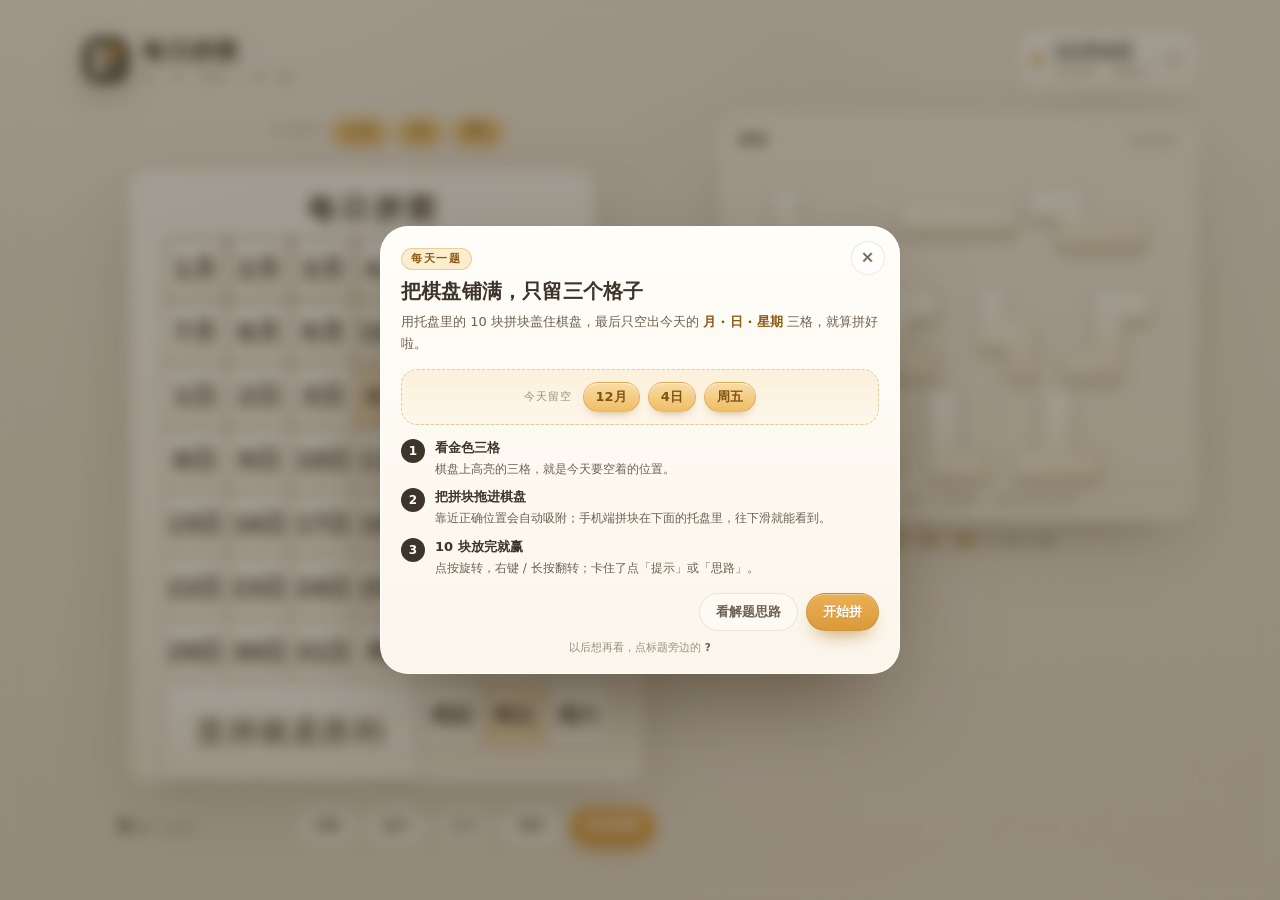
<file: index.html>
<!DOCTYPE html>
<html lang="zh-CN">
<head>
<meta charset="utf-8" />
<meta name="viewport" content="width=device-width, initial-scale=1, viewport-fit=cover" />
<meta name="theme-color" content="#f1e9db" />
<meta name="description" content="每日拼图：用 10 块拼块盖住棋盘，只留下今天的月、日、星期。拖拽磁吸、参考答案、支持任意日期和手机。" />
<title>每日拼图 · 月 · 日 · 星期</title>
<link rel="icon" href="data:image/svg+xml,%3Csvg xmlns='http://www.w3.org/2000/svg' viewBox='0 0 44 44'%3E%3Crect x='1' y='1' width='42' height='42' rx='13' fill='%232f2a24'/%3E%3Crect x='8' y='8' width='13' height='13' rx='3' fill='%23fff6e6'/%3E%3Crect x='23' y='8' width='13' height='13' rx='3' fill='%23f0b75c'/%3E%3Crect x='8' y='23' width='13' height='13' rx='3' fill='%23fff6e6'/%3E%3Crect x='23' y='23' width='13' height='13' rx='3' fill='%23fff6e6' opacity='.55'/%3E%3C/svg%3E" />
<link rel="stylesheet" href="styles.css" />
</head>
<body>

<!-- 全局 SVG 资源 -->
<svg class="svg-defs" aria-hidden="true" focusable="false">
  <defs>
    <linearGradient id="slabGrad" x1="0" y1="0" x2="0.22" y2="1">
      <stop offset="0" stop-color="#fffdf9" />
      <stop offset="0.5" stop-color="#fbf6ec" />
      <stop offset="1" stop-color="#f1e8d8" />
    </linearGradient>
    <linearGradient id="trayGrad" x1="0" y1="0" x2="0" y2="1">
      <stop offset="0" stop-color="#cfc3aa" />
      <stop offset="0.22" stop-color="#ddd2bc" />
      <stop offset="1" stop-color="#ece2cf" />
    </linearGradient>
    <linearGradient id="trayShade" x1="0" y1="0" x2="0" y2="1">
      <stop offset="0" stop-color="#5c4626" stop-opacity="0.22" />
      <stop offset="0.06" stop-color="#5c4626" stop-opacity="0.06" />
      <stop offset="0.2" stop-color="#5c4626" stop-opacity="0" />
    </linearGradient>
    <linearGradient id="tileGrad" x1="0" y1="0" x2="0.1" y2="1">
      <stop offset="0" stop-color="#fffdf9" />
      <stop offset="1" stop-color="#f8f1e4" />
    </linearGradient>
    <linearGradient id="tileTarget" x1="0" y1="0" x2="0.1" y2="1">
      <stop offset="0" stop-color="#fdf2dc" />
      <stop offset="1" stop-color="#f8e3bb" />
    </linearGradient>
    <linearGradient id="plaqueGrad" x1="0" y1="0" x2="0" y2="1">
      <stop offset="0" stop-color="#fffdf8" />
      <stop offset="1" stop-color="#f3ecde" />
    </linearGradient>
    <linearGradient id="pieceGrad" x1="0.1" y1="0" x2="0.4" y2="1">
      <stop offset="0" stop-color="#fffefb" />
      <stop offset="0.42" stop-color="#fbf5e8" />
      <stop offset="1" stop-color="#f1e6cf" />
    </linearGradient>
    <filter id="plaqueShadow" x="-30%" y="-30%" width="160%" height="170%">
      <feDropShadow dx="0" dy="0.05" stdDeviation="0.055" flood-color="#4a3a24" flood-opacity="0.3" />
    </filter>
  </defs>
</svg>

<div class="app">
  <header class="topbar">
    <div class="brand">
      <span class="logo" aria-hidden="true">
        <svg viewBox="0 0 44 44">
          <rect x="1" y="1" width="42" height="42" rx="13" fill="#2f2a24" />
          <rect x="8" y="8" width="13" height="13" rx="3.5" fill="#fff6e6" />
          <rect x="23" y="8" width="13" height="13" rx="3.5" fill="#f0b75c" />
          <rect x="8" y="23" width="13" height="13" rx="3.5" fill="#fff6e6" />
          <rect x="23" y="23" width="13" height="13" rx="3.5" fill="#fff6e6" opacity="0.5" />
        </svg>
      </span>
      <div class="brand-text">
        <h1>每日拼图 <button type="button" class="help-btn" id="btnHelp" aria-label="怎么玩" title="怎么玩">?</button></h1>
        <p>月 · 日 · 星期，一天一题</p>
      </div>
    </div>

    <div class="date-wrap">
      <button type="button" class="date-card" id="dateCard" aria-haspopup="dialog" aria-expanded="false" aria-controls="datePop" title="换一个日期">
        <span class="date-dot" aria-hidden="true"></span>
        <span class="date-text">
          <span class="date-main" id="dateMain">—</span>
          <span class="date-sub" id="dateSub">—</span>
        </span>
        <span class="date-caret" aria-hidden="true">
          <svg viewBox="0 0 10 6" width="10" height="6"><path d="M1 1l4 4 4-4" fill="none" stroke="currentColor" stroke-width="1.6" stroke-linecap="round" stroke-linejoin="round"/></svg>
        </span>
      </button>

      <div class="date-pop" id="datePop" role="dialog" aria-label="选择日期" hidden>
        <div class="date-pop-row">
          <button type="button" class="btn small" id="btnPrevDay" aria-label="前一天">‹</button>
          <input type="date" id="dateInput" min="1900-01-01" max="2100-12-31" aria-label="选择日期" />
          <button type="button" class="btn small" id="btnNextDay" aria-label="后一天">›</button>
        </div>
        <div class="date-pop-row">
          <button type="button" class="btn small" id="btnToday">回到今天</button>
          <button type="button" class="btn small ghost" id="btnRandom">随机一天</button>
        </div>
        <p class="date-pop-tip">挑任意日期，星期会自动换算；每天的进度分别保存。</p>
      </div>
    </div>
  </header>

  <main class="main">
    <section class="board-col">
      <div class="board-inner">
        <div class="goals" aria-label="今日需要留空的格子">
          <span class="goals-label" id="goalsLabel">今日留空</span>
          <span class="goal" id="goalMonth">—</span>
          <span class="goal" id="goalDay">—</span>
          <span class="goal" id="goalWeek">—</span>
        </div>

        <div class="board-wrap">
          <svg id="boardSvg" class="board-svg" role="img" aria-label="每日拼图棋盘"></svg>
          <div class="piece-layer" id="pieceLayer"></div>
        </div>

        <div class="board-bar">
          <div class="progress">
            <span class="progress-num"><b id="placedNum">0</b>/10</span>
            <span class="progress-label">已放置</span>
          </div>
          <div class="actions">
            <button type="button" class="btn ghost" id="btnGuide">思路</button>
            <button type="button" class="btn ghost" id="btnHint">提示</button>
            <button type="button" class="btn ghost" id="btnUndo" disabled>撤销</button>
            <button type="button" class="btn ghost" id="btnReset">重来</button>
            <button type="button" class="btn primary" id="btnSolution">参考答案</button>
          </div>
        </div>
      </div>
    </section>

    <aside class="tray-col">
      <div class="tray-card">
        <div class="tray-head">
          <h2>拼块</h2>
          <span class="tray-hint">拖进棋盘</span>
        </div>
        <div class="tray" id="tray"></div>
        <div class="tray-foot">
          <span>点按旋转</span>
          <span>右键 / 长按翻转</span>
          <span>拖到托盘可放回</span>
        </div>
      </div>
      <p class="goal-note">让 <b id="goalNoteTargets">—</b> 三个格子空着</p>
    </aside>
  </main>
</div>

<div class="drag-layer" id="dragLayer" aria-hidden="true"></div>
<div class="confetti" id="confetti" aria-hidden="true"></div>
<div class="toast" id="toast" role="status" aria-live="polite"></div>

<button type="button" class="tray-cue" id="trayCue" aria-label="跳到拼块托盘" hidden>
  <span>拼块在下面，往下滑</span>
  <span class="arrow" aria-hidden="true">↓</span>
</button>

<div class="win-toast" id="winToast" aria-hidden="true">
  <div class="win-emoji" aria-hidden="true">🎉</div>
  <div class="win-text">
    <b>拼好了，坚持就是胜利</b>
    <span>月 · 日 · 星期 都亮出来了</span>
  </div>
  <button type="button" class="btn small" id="btnAgain">再来一次</button>
</div>

<div class="modal" id="modal" hidden>
  <div class="modal-backdrop" data-close></div>
  <div class="modal-card" role="dialog" aria-modal="true" aria-labelledby="modalTitle">
    <div class="modal-head">
      <div>
        <h3 id="modalTitle">参考解法</h3>
        <p id="modalSub">—</p>
      </div>
      <button type="button" class="icon-btn" data-close aria-label="关闭">✕</button>
    </div>
    <div class="sol-board" id="solBoard"></div>
    <p class="modal-note">
      留空的三个格子正是今天的 月 / 日 / 星期。点击「一键摆放」看拼块各就各位，再点「重来」可以继续挑战。
    </p>
    <div class="modal-actions">
      <button type="button" class="btn ghost" data-close>关闭</button>
      <button type="button" class="btn primary" id="btnAutoPlace">一键摆放</button>
    </div>
  </div>
</div>


<div class="modal" id="welcomeModal" hidden>
  <div class="modal-backdrop" data-close-welcome></div>
  <div class="modal-card welcome-card" role="dialog" aria-modal="true" aria-labelledby="welcomeTitle">
    <button type="button" class="icon-btn welcome-close" data-close-welcome aria-label="关闭">✕</button>
    <span class="welcome-kicker">每天一题</span>
    <h3 id="welcomeTitle">把棋盘铺满，只留三个格子</h3>
    <p class="welcome-sub">
      用托盘里的 10 块拼块盖住棋盘，最后只空出今天的
      <b>月 · 日 · 星期</b> 三格，就算拼好啦。
    </p>

    <div class="welcome-goal">
      <span class="welcome-goal-label">今天留空</span>
      <span class="wgoal" id="welcomeMonth">—</span>
      <span class="wgoal" id="welcomeDay">—</span>
      <span class="wgoal" id="welcomeWeek">—</span>
    </div>

    <ol class="welcome-steps">
      <li>
        <span class="wstep-n">1</span>
        <div><b>看金色三格</b><span>棋盘上高亮的三格，就是今天要空着的位置。</span></div>
      </li>
      <li>
        <span class="wstep-n">2</span>
        <div><b>把拼块拖进棋盘</b><span>靠近正确位置会自动吸附；手机端拼块在下面的托盘里，往下滑就能看到。</span></div>
      </li>
      <li>
        <span class="wstep-n">3</span>
        <div><b>10 块放完就赢</b><span>点按旋转，右键 / 长按翻转；卡住了点「提示」或「思路」。</span></div>
      </li>
    </ol>

    <div class="welcome-actions">
      <button type="button" class="btn ghost" id="btnWelcomeGuide">看解题思路</button>
      <button type="button" class="btn primary" data-close-welcome>开始拼</button>
    </div>
    <p class="welcome-foot">以后想再看，点标题旁边的 <b>?</b></p>
  </div>
</div>

<div class="modal" id="guideModal" hidden>
  <div class="modal-backdrop" data-close-guide></div>
  <div class="modal-card guide-card" role="dialog" aria-modal="true" aria-labelledby="guideTitle">
    <div class="modal-head">
      <div>
        <h3 id="guideTitle">解题思路</h3>
        <p>五个步骤 · 先放最挑位置的块</p>
      </div>
      <button type="button" class="icon-btn" data-close-guide aria-label="关闭">✕</button>
    </div>

    <div class="guide-body">
      <ol class="guide-steps">
        <li><b>圈空位</b><span>金色三格是墙，其余 47 格要正好填满。</span></li>
        <li><b>找窄条</b><span>最后一行只剩 2–3 格；29/30/31 一带常出现 1×4。只能用带长直边的块（E、C）。</span></li>
        <li><b>定四角</b><span>左上、右上、左下、右下，角落能放的朝向最少。</span></li>
        <li><b>先放难块</b><span>E 长条最挑位置，D / I 最灵活；按下面的顺序放。</span></li>
        <li><b>卡住退一步</b><span>撤销最后 1–2 块换个位置，不要整盘重来。</span></li>
      </ol>

      <h4 class="guide-h4">十块拼块的难易（平均可放位置，越少越挑位置）</h4>
      <div class="piece-table" id="pieceTable"></div>
      <p class="guide-note">按 2555 种「月 / 日 / 星期」组合统计；「可放位置」= 该块当天所有合法摆法数量。</p>

      <div class="guide-tips">
        <b>卡住时：</b>① 撤销一步换位置　② 拖动时看虚线预览　③ 参考答案只看一块
      </div>
    </div>

    <div class="modal-actions guide-actions">
      <button type="button" class="btn ghost" id="btnGuideSolution">看本局解法</button>
      <button type="button" class="btn ghost" data-close-guide>开始练习</button>
      <button type="button" class="btn primary" id="btnGuideHint">给我一块提示</button>
    </div>
  </div>
</div>

<script src="solver.js"></script>
<script src="app.js"></script>
</body>
</html>
</file>
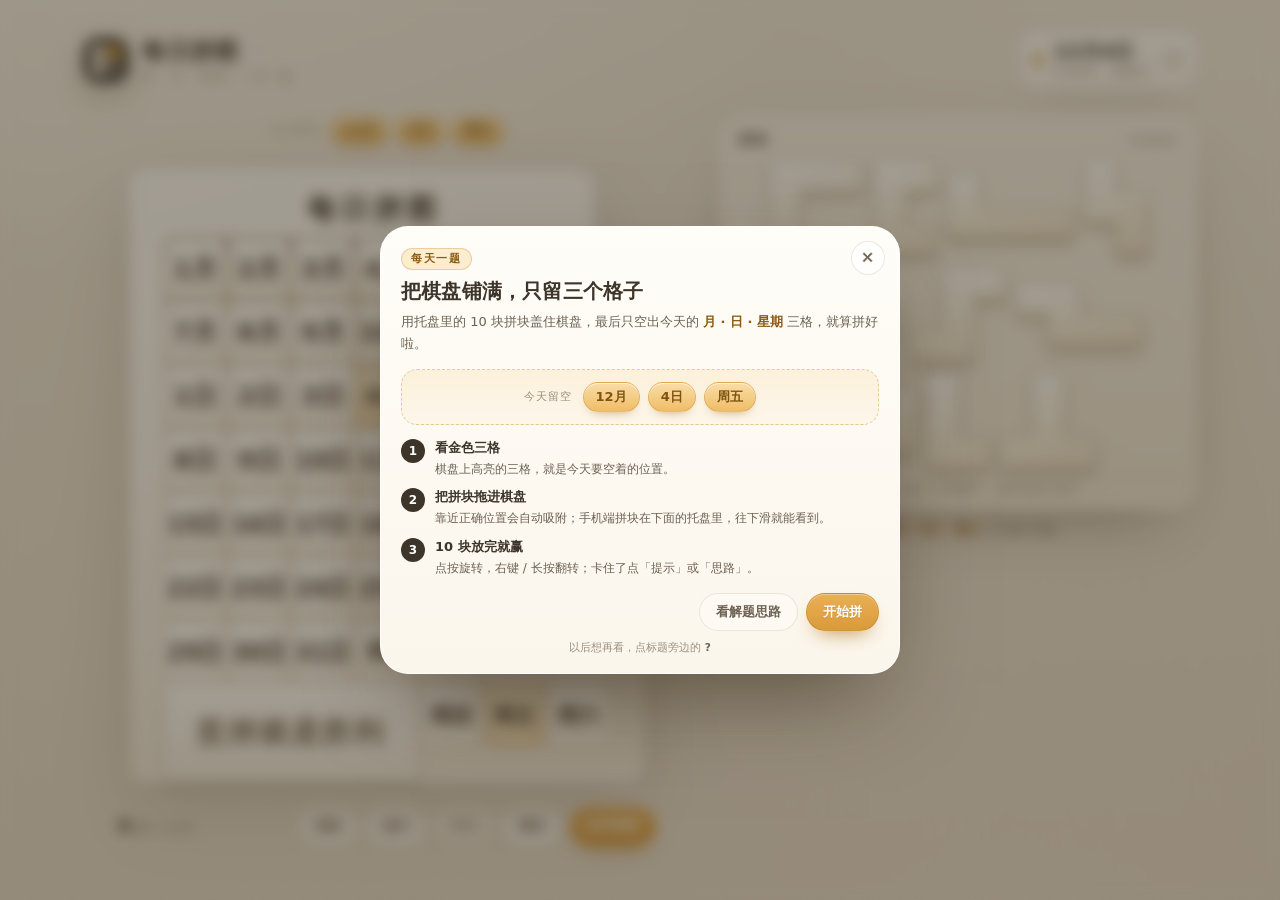
<file: 每日拼图（本地单文件）.html>
<!DOCTYPE html>
<html lang="zh-CN">
<head>
<meta charset="utf-8" />
<meta name="viewport" content="width=device-width, initial-scale=1, viewport-fit=cover" />
<meta name="theme-color" content="#f1e9db" />
<meta name="description" content="每日拼图：用 10 块拼块盖住棋盘，只留下今天的月、日、星期。拖拽磁吸、参考答案、支持任意日期和手机。" />
<title>每日拼图 · 月 · 日 · 星期</title>
<link rel="icon" href="data:image/svg+xml,%3Csvg xmlns='http://www.w3.org/2000/svg' viewBox='0 0 44 44'%3E%3Crect x='1' y='1' width='42' height='42' rx='13' fill='%232f2a24'/%3E%3Crect x='8' y='8' width='13' height='13' rx='3' fill='%23fff6e6'/%3E%3Crect x='23' y='8' width='13' height='13' rx='3' fill='%23f0b75c'/%3E%3Crect x='8' y='23' width='13' height='13' rx='3' fill='%23fff6e6'/%3E%3Crect x='23' y='23' width='13' height='13' rx='3' fill='%23fff6e6' opacity='.55'/%3E%3C/svg%3E" />
<style>
/* ============ 每日拼图 · 样式 ============ */

:root {
  --ink: #3d342a;
  --ink-2: #6d6152;
  --muted: #9b8f7d;
  --paper: #f1e9db;
  --card: #fffdf8;
  --accent: #d99a3a;
  --accent-2: #f0bd66;
  --line: rgba(96, 78, 52, 0.12);
  --shadow-soft: 0 18px 40px -24px rgba(80, 60, 30, 0.45);
  --shadow-card: 0 26px 60px -30px rgba(80, 60, 30, 0.55), inset 0 1px 0 rgba(255, 255, 255, 0.8);
  --chip: clamp(23px, 2.45vw, 33px);
  --radius-lg: 26px;
}

* { box-sizing: border-box; }

html, body { height: 100%; }

body {
  margin: 0;
  color: var(--ink);
  font-family: "PingFang SC", "Hiragino Sans GB", "Microsoft YaHei", "Noto Sans SC",
    system-ui, -apple-system, "Segoe UI", sans-serif;
  background:
    radial-gradient(1100px 620px at 12% -12%, #fffaef 0%, rgba(255, 250, 239, 0) 62%),
    radial-gradient(900px 560px at 102% -4%, #f8f0e2 0%, rgba(248, 240, 226, 0) 58%),
    radial-gradient(900px 700px at 80% 110%, #eee3d2 0%, rgba(238, 227, 210, 0) 60%),
    linear-gradient(178deg, #f4eddf 0%, #efe6d6 52%, #eae0cf 100%);
  min-height: 100dvh;
  -webkit-font-smoothing: antialiased;
  text-rendering: optimizeLegibility;
}

/* 纸张颗粒 */
body::after {
  content: "";
  position: fixed;
  inset: 0;
  z-index: 0;
  pointer-events: none;
  opacity: 0.5;
  mix-blend-mode: multiply;
  background-image: url("data:image/svg+xml;utf8,<svg xmlns='http://www.w3.org/2000/svg' width='180' height='180'><filter id='n'><feTurbulence type='fractalNoise' baseFrequency='0.85' numOctaves='2' stitchTiles='stitch'/><feColorMatrix type='saturate' values='0'/></filter><rect width='100%' height='100%' filter='url(%23n)' opacity='0.22'/></svg>");
}

.svg-defs { position: absolute; width: 0; height: 0; overflow: hidden; }

::selection { background: rgba(217, 154, 58, 0.28); }

/* ============ 布局 ============ */
.app {
  position: relative;
  z-index: 1;
  width: 100%;
  max-width: 1180px;
  margin: 0 auto;
  padding: clamp(14px, 2.4vw, 32px) clamp(14px, 2.6vw, 34px) clamp(20px, 3vw, 36px);
}

.topbar {
  display: flex;
  align-items: center;
  justify-content: space-between;
  gap: 16px;
  margin-bottom: clamp(14px, 2.1vw, 26px);
}

.brand { display: flex; align-items: center; gap: 13px; min-width: 0; }

.logo {
  width: 46px;
  height: 46px;
  flex: 0 0 auto;
  filter: drop-shadow(0 10px 16px rgba(70, 50, 25, 0.32));
}
.logo svg { display: block; width: 100%; height: 100%; }

.brand-text h1 {
  margin: 0;
  font-size: clamp(19px, 2vw, 23px);
  font-weight: 800;
  letter-spacing: 0.06em;
}
.brand-text p {
  margin: 3px 0 0;
  font-size: 11.5px;
  letter-spacing: 0.12em;
  color: var(--muted);
}

.date-wrap { position: relative; }

.date-card {
  display: flex;
  align-items: center;
  gap: 12px;
  padding: 9px 12px 9px 14px;
  background: linear-gradient(180deg, rgba(255, 253, 248, 0.9), rgba(255, 250, 240, 0.66));
  border: 1px solid rgba(255, 255, 255, 0.8);
  border-radius: 18px;
  box-shadow: var(--shadow-soft);
  backdrop-filter: blur(8px);
  font: inherit;
  color: inherit;
  text-align: left;
  cursor: pointer;
  transition: background 0.18s ease, box-shadow 0.2s ease, transform 0.18s ease;
}
.date-card:hover {
  background: linear-gradient(180deg, #fffefa, rgba(255, 251, 242, 0.85));
  box-shadow: 0 16px 30px -20px rgba(70, 52, 25, 0.55);
}
.date-card:active { transform: translateY(1px); }
.date-card:focus-visible { outline: 2px solid rgba(217, 154, 58, 0.55); outline-offset: 2px; }

.date-text { display: flex; flex-direction: column; }
.date-dot {
  width: 8px;
  height: 8px;
  flex: 0 0 auto;
  border-radius: 50%;
  background: var(--accent);
  box-shadow: 0 0 0 4px rgba(217, 154, 58, 0.18);
  transition: background 0.2s ease, box-shadow 0.2s ease;
}
.date-card.is-other .date-dot {
  background: #7d93ad;
  box-shadow: 0 0 0 4px rgba(125, 147, 173, 0.2);
}
.date-main {
  display: block;
  font-size: clamp(16px, 1.6vw, 19px);
  font-weight: 800;
  letter-spacing: 0.02em;
  font-variant-numeric: tabular-nums;
  line-height: 1.15;
}
.date-sub {
  display: block;
  font-size: 11.5px;
  color: var(--muted);
  letter-spacing: 0.06em;
  margin-top: 2px;
}
.date-caret {
  width: 22px;
  height: 22px;
  flex: 0 0 auto;
  display: grid;
  place-items: center;
  border-radius: 50%;
  color: var(--muted);
  background: rgba(120, 100, 70, 0.08);
  transition: background 0.18s ease, color 0.18s ease;
}
.date-card:hover .date-caret { background: rgba(217, 154, 58, 0.2); color: #8a5a15; }

.date-pop {
  position: absolute;
  top: calc(100% + 8px);
  right: 0;
  width: min(316px, calc(100vw - 28px));
  padding: 12px;
  border-radius: 18px;
  background: linear-gradient(180deg, #fffdf9, #fbf5ea);
  border: 1px solid rgba(255, 255, 255, 0.9);
  box-shadow: 0 26px 50px -22px rgba(70, 52, 25, 0.5);
  z-index: 55;
  display: flex;
  flex-direction: column;
  gap: 9px;
  animation: popIn 0.2s cubic-bezier(0.2, 0.9, 0.25, 1.05) both;
}
.date-pop[hidden] { display: none; }
.date-pop-row { display: flex; gap: 6px; align-items: center; }
.date-pop-row .btn { flex: 0 0 auto; }
.date-pop input[type="date"] {
  flex: 1 1 auto;
  min-width: 0;
  font: inherit;
  font-size: 13px;
  font-weight: 600;
  color: var(--ink);
  padding: 8px 10px;
  border-radius: 12px;
  border: 1px solid var(--line);
  background: #fffdf8;
}
.date-pop input[type="date"]:focus {
  outline: 2px solid rgba(217, 154, 58, 0.45);
  outline-offset: 1px;
}
.date-pop-tip {
  margin: 2px 2px 0;
  font-size: 10.5px;
  line-height: 1.5;
  color: var(--muted);
}

.main {
  display: grid;
  grid-template-columns: minmax(0, 1.12fr) minmax(292px, 0.88fr);
  gap: clamp(16px, 2.3vw, 30px);
  align-items: start;
}

.board-col { display: flex; justify-content: center; }

.board-inner {
  width: 100%;
  max-width: 560px;
  display: flex;
  flex-direction: column;
  gap: 11px;
}

/* ============ 目标 chips ============ */
.goals {
  display: flex;
  align-items: center;
  justify-content: center;
  flex-wrap: wrap;
  gap: 7px;
}
.goals-label {
  font-size: 10.5px;
  letter-spacing: 0.2em;
  color: var(--muted);
  margin-right: 2px;
}
.goal {
  font-size: 13px;
  font-weight: 800;
  color: #7f5312;
  padding: 4px 12px;
  border-radius: 999px;
  background: linear-gradient(180deg, #f9dda7, #f0bd66);
  border: 1px solid rgba(190, 130, 40, 0.32);
  box-shadow: 0 6px 12px -8px rgba(160, 110, 30, 0.9), inset 0 1px 0 rgba(255, 255, 255, 0.7);
  letter-spacing: 0.02em;
}

/* ============ 棋盘 ============ */
.board-wrap {
  position: relative;
  width: 100%;
  touch-action: manipulation;
}

.board-svg {
  display: block;
  width: 100%;
  height: auto;
  filter: drop-shadow(0 26px 34px rgba(86, 66, 36, 0.20))
    drop-shadow(0 3px 0 rgba(255, 255, 255, 0.55));
}

.board-svg .board-title { paint-order: stroke; }

/* 目标格脉冲 */
.board-svg .tring {
  animation: ringPulse 3.2s ease-in-out infinite;
  transform-box: fill-box;
  transform-origin: center;
}
@keyframes ringPulse {
  0%, 100% { opacity: 0.5; }
  50% { opacity: 1; }
}

.solved .board-svg .tring {
  stroke: #4f9a63;
  stroke-dasharray: none;
  stroke-width: 0.05;
  opacity: 1;
}
.solved .board-svg .target-glow { opacity: 0.22; }
.piece .tint { opacity: 0; transition: opacity 0.6s ease; }
.chip .tint { opacity: 0; }
.solved .piece-layer .tint { opacity: 0.34; }
.board-svg .target-glow { transition: opacity 0.7s ease; }

/* 落位提示 */
.snap-path {
  fill: rgba(120, 92, 45, 0.18);
  stroke: rgba(70, 55, 30, 0.55);
  stroke-width: 0.028;
  stroke-dasharray: 0.1 0.07;
  stroke-linejoin: round;
}

/* ============ 已放置拼块 ============ */
.piece-layer {
  position: absolute;
  inset: 0;
  pointer-events: none;
}
.piece-layer .piece { position: absolute; pointer-events: auto; }

.piece {
  position: absolute;
  left: 0;
  top: 0;
  touch-action: none;
  -webkit-user-select: none;
  user-select: none;
  cursor: grab;
  will-change: transform;
}
.piece svg { display: block; width: 100%; height: 100%; overflow: visible; }

.piece-layer .piece svg {
  filter: drop-shadow(0 2px 2px rgba(80, 60, 30, 0.3))
    drop-shadow(0 6px 10px rgba(80, 60, 30, 0.16));
}

.piece-layer .piece:hover svg {
  filter: drop-shadow(0 1px 0 rgba(255, 255, 255, 0.7))
    drop-shadow(0 6px 9px rgba(86, 66, 36, 0.26));
}

.piece-layer .piece:active { cursor: grabbing; }

.piece.drop-in { animation: dropIn 0.3s cubic-bezier(0.2, 0.9, 0.25, 1.1) both; }
@keyframes dropIn {
  0% { transform: scale(1.045); }
  60% { transform: scale(0.995); }
  100% { transform: scale(1); }
}

/* ============ 棋盘底栏 ============ */
.board-bar {
  display: flex;
  align-items: center;
  justify-content: space-between;
  gap: 10px;
  flex-wrap: wrap;
  padding: 2px 2px 0;
}
.progress {
  display: flex;
  align-items: baseline;
  gap: 7px;
  font-variant-numeric: tabular-nums;
  color: var(--ink-2);
}
.progress b { font-size: 17px; font-weight: 800; color: var(--ink); }
.progress-num { font-size: 13px; letter-spacing: 0.02em; }
.progress-label { font-size: 11px; color: var(--muted); letter-spacing: 0.1em; }

.actions { display: flex; gap: 8px; flex-wrap: wrap; }

.btn {
  appearance: none;
  border: 1px solid var(--line);
  background: rgba(255, 253, 248, 0.8);
  color: var(--ink);
  font: inherit;
  font-size: 13px;
  font-weight: 600;
  padding: 9px 16px;
  border-radius: 999px;
  cursor: pointer;
  transition: transform 0.16s ease, box-shadow 0.2s ease, background 0.2s ease, opacity 0.2s ease;
  white-space: nowrap;
}
.btn:hover { transform: translateY(-1px); box-shadow: 0 8px 18px -12px rgba(80, 60, 30, 0.8); }
.btn:active { transform: translateY(0) scale(0.985); }
.btn:disabled { opacity: 0.4; cursor: default; transform: none; box-shadow: none; }

.btn.primary {
  background: linear-gradient(180deg, #eab055, #d99a3a);
  border-color: rgba(170, 115, 30, 0.4);
  color: #fff;
  text-shadow: 0 1px 0 rgba(140, 90, 20, 0.25);
  box-shadow: 0 10px 20px -10px rgba(180, 120, 30, 0.9), inset 0 1px 0 rgba(255, 255, 255, 0.35);
}
.btn.primary:hover { box-shadow: 0 14px 24px -12px rgba(180, 120, 30, 0.95); }

.btn.ghost { background: rgba(255, 253, 248, 0.55); color: var(--ink-2); }

.btn.small { font-size: 12px; padding: 7px 13px; }

/* ============ 拼块托盘 ============ */
.tray-col { position: sticky; top: 18px; }

.tray-card {
  background: linear-gradient(180deg, #f8f2e6 0%, #f0e7d6 100%);
  border: 1px solid rgba(255, 255, 255, 0.75);
  border-radius: var(--radius-lg);
  padding: 14px 12px 12px;
  box-shadow: var(--shadow-card);
}

.tray-head {
  display: flex;
  align-items: baseline;
  justify-content: space-between;
  padding: 0 6px 6px;
}
.tray-head h2 {
  margin: 0;
  font-size: 13px;
  font-weight: 800;
  letter-spacing: 0.16em;
}
.tray-hint { font-size: 11px; color: var(--muted); letter-spacing: 0.08em; }

.tray {
  display: flex;
  flex-wrap: wrap;
  align-items: center;
  justify-content: center;
  align-content: center;
  gap: 7px 5px;
  min-height: 300px;
  padding: 2px;
}

.chip-slot {
  position: relative;
  display: flex;
  align-items: center;
  justify-content: center;
}

.chip {
  position: relative;
  display: block;
  width: 100%;
  height: 100%;
  padding: 0;
  border: 0;
  background: transparent;
  cursor: grab;
  touch-action: none;
  -webkit-tap-highlight-color: transparent;
  -webkit-touch-callout: none;
  user-select: none;
  transition: transform 0.18s ease, opacity 0.22s ease, filter 0.22s ease;
}

.chip-flip {
  position: absolute;
  top: -5px;
  right: -5px;
  width: 21px;
  height: 21px;
  z-index: 3;
  display: grid;
  place-items: center;
  padding: 0;
  border-radius: 50%;
  border: 1px solid rgba(255, 255, 255, 0.92);
  background: #fffdf8;
  color: #8a7a63;
  font-size: 11px;
  line-height: 1;
  cursor: pointer;
  opacity: 0;
  transform: scale(0.86);
  box-shadow: 0 5px 10px -5px rgba(70, 52, 25, 0.55);
  transition: opacity 0.16s ease, transform 0.16s ease, background 0.16s ease, color 0.16s ease;
}
.chip-slot:hover .chip-flip,
.chip-flip:focus-visible {
  opacity: 1;
  transform: scale(1);
}
.chip-flip:hover { background: #f8e8c9; color: #8a5a15; }
.chip-slot.is-used .chip-flip { display: none; }

@media (hover: none) {
  .chip-flip {
    opacity: 0.72;
    transform: none;
    width: 24px;
    height: 24px;
    font-size: 12px;
    top: -6px;
    right: -6px;
  }
}
.chip svg {
  display: block;
  width: 100%;
  height: 100%;
  filter: drop-shadow(0 2px 2px rgba(86, 66, 36, 0.16))
    drop-shadow(0 5px 7px rgba(86, 66, 36, 0.14));
  transition: filter 0.18s ease;
}
.chip:hover { transform: translateY(-2px); }
.chip:hover svg {
  filter: drop-shadow(0 3px 3px rgba(86, 66, 36, 0.18))
    drop-shadow(0 9px 12px rgba(86, 66, 36, 0.18));
}
.chip:active { cursor: grabbing; }
.chip.used { opacity: 0.16; filter: saturate(0.4); pointer-events: none; }
.chip.dragging { opacity: 0.25; }

.tray-foot {
  display: flex;
  justify-content: center;
  gap: 14px;
  flex-wrap: wrap;
  padding-top: 8px;
  border-top: 1px dashed rgba(120, 100, 70, 0.18);
  font-size: 10.5px;
  color: var(--muted);
  letter-spacing: 0.06em;
}

.goal-note {
  margin: 12px 4px 0;
  text-align: center;
  font-size: 12px;
  color: var(--ink-2);
  letter-spacing: 0.02em;
}
.goal-note b { color: #8a5a15; font-weight: 700; }

/* ============ 拖拽层 ============ */
.drag-layer {
  position: fixed;
  inset: 0;
  z-index: 40;
  pointer-events: none;
}
.drag-layer .piece {
  position: absolute;
  left: 0;
  top: 0;
  pointer-events: none;
  filter: drop-shadow(0 20px 26px rgba(70, 52, 25, 0.34))
    drop-shadow(0 4px 7px rgba(70, 52, 25, 0.26));
}
.drag-layer .piece svg { filter: none; }

.drag-toolbar {
  position: fixed;
  display: flex;
  gap: 6px;
  padding: 6px;
  border-radius: 999px;
  background: rgba(42, 35, 27, 0.86);
  box-shadow: 0 12px 26px rgba(40, 30, 15, 0.34);
  backdrop-filter: blur(8px);
  pointer-events: auto;
  z-index: 45;
}
.drag-toolbar button {
  width: 38px;
  height: 38px;
  border: 0;
  border-radius: 50%;
  background: rgba(255, 255, 255, 0.12);
  color: #fff;
  font-size: 17px;
  line-height: 1;
  display: grid;
  place-items: center;
  cursor: pointer;
  transition: background 0.15s ease, transform 0.15s ease;
}
.drag-toolbar button:hover { background: rgba(255, 255, 255, 0.24); }
.drag-toolbar button:active { transform: scale(0.94); }

/* ============ 胜利 ============ */
.board-wrap.solved .board-svg {
  filter: drop-shadow(0 26px 40px rgba(86, 120, 76, 0.28))
    drop-shadow(0 3px 0 rgba(255, 255, 255, 0.55));
}

.win-toast {
  position: fixed;
  right: 26px;
  bottom: 26px;
  transform: translateY(18px);
  display: flex;
  align-items: center;
  gap: 14px;
  padding: 12px 16px 12px 14px;
  background: linear-gradient(180deg, #3a332a, #2c2620);
  color: #fff;
  border-radius: 20px;
  box-shadow: 0 24px 50px -18px rgba(40, 28, 12, 0.7);
  opacity: 0;
  pointer-events: none;
  transition: opacity 0.28s ease, transform 0.32s cubic-bezier(0.2, 0.9, 0.2, 1);
  z-index: 60;
}
.win-toast.show { opacity: 1; transform: translateY(0); pointer-events: auto; }
.win-emoji { font-size: 22px; }
.win-text b { display: block; font-size: 14px; letter-spacing: 0.04em; }
.win-text span { display: block; font-size: 11.5px; color: rgba(255, 255, 255, 0.62); margin-top: 2px; }
.win-toast .btn {
  background: rgba(255, 255, 255, 0.12);
  border-color: rgba(255, 255, 255, 0.16);
  color: #fff;
}

/* ============ 彩纸 ============ */
.confetti { position: fixed; inset: 0; pointer-events: none; z-index: 70; overflow: hidden; }
.confetti i {
  position: absolute;
  top: -24px;
  border-radius: 2px;
  opacity: 0;
  animation: fall linear forwards;
}
@keyframes fall {
  0% { opacity: 0; transform: translateY(0) rotate(0deg); }
  8% { opacity: 1; }
  100% { opacity: 0.9; transform: translateY(112vh) rotate(620deg); }
}

/* ============ 提示条 ============ */
.toast {
  position: fixed;
  left: 50%;
  bottom: 26px;
  transform: translate(-50%, 16px);
  background: rgba(42, 35, 27, 0.92);
  color: #fff;
  font-size: 12.5px;
  letter-spacing: 0.04em;
  padding: 10px 18px;
  border-radius: 999px;
  opacity: 0;
  pointer-events: none;
  transition: opacity 0.22s ease, transform 0.26s ease;
  z-index: 80;
  max-width: min(88vw, 420px);
  text-align: center;
}
.toast.show { opacity: 1; transform: translate(-50%, 0); }

/* ============ 弹窗 ============ */
.modal { position: fixed; inset: 0; z-index: 75; display: grid; place-items: center; padding: 18px; }
.modal[hidden] { display: none; }
.modal-backdrop {
  position: absolute;
  inset: 0;
  background: rgba(44, 34, 20, 0.44);
  backdrop-filter: blur(7px);
  animation: fadeIn 0.24s ease both;
}
.modal-card {
  position: relative;
  width: min(480px, 100%);
  max-height: calc(100dvh - 36px);
  overflow: auto;
  background: linear-gradient(180deg, #fffdf8, #fbf6ec);
  border-radius: 28px;
  border: 1px solid rgba(255, 255, 255, 0.9);
  padding: 20px 20px 18px;
  box-shadow: 0 40px 90px -30px rgba(45, 30, 10, 0.6);
  animation: popIn 0.3s cubic-bezier(0.2, 0.9, 0.25, 1.05) both;
}
@keyframes popIn {
  from { opacity: 0; transform: translateY(14px) scale(0.98); }
  to { opacity: 1; transform: none; }
}
@keyframes fadeIn { from { opacity: 0; } to { opacity: 1; } }

.modal-head { display: flex; align-items: flex-start; justify-content: space-between; gap: 12px; }
.modal-head h3 { margin: 0; font-size: 17px; font-weight: 800; letter-spacing: 0.04em; }
.modal-head p { margin: 4px 0 0; font-size: 12px; color: var(--muted); letter-spacing: 0.04em; }

.icon-btn {
  width: 34px;
  height: 34px;
  border-radius: 50%;
  border: 1px solid var(--line);
  background: rgba(255, 255, 255, 0.7);
  color: var(--ink-2);
  font-size: 14px;
  cursor: pointer;
  display: grid;
  place-items: center;
  flex: 0 0 auto;
  transition: background 0.15s ease;
}
.icon-btn:hover { background: #fff; }

.sol-board { margin: 12px auto 10px; width: min(100%, 400px); }
.sol-board svg { display: block; width: 100%; height: auto; filter: drop-shadow(0 18px 28px rgba(86, 66, 36, 0.18)); }

.modal-note { margin: 0 0 14px; font-size: 12px; line-height: 1.6; color: var(--ink-2); }
.modal-actions { display: flex; gap: 8px; justify-content: flex-end; }

/* ============ 响应式 ============ */
@media (min-width: 901px) {
  .board-inner {
    width: min(100%, max(380px, calc((100vh - 260px) * 0.846)));
  }
}

@media (max-width: 900px) {
  .main { grid-template-columns: 1fr; }
  .topbar { flex-wrap: wrap; row-gap: 10px; }
  .date-wrap { margin-left: auto; }
  .tray-col { position: static; }
  .board-inner { max-width: 540px; }
  .tray { min-height: 0; }
  .tray-card { padding: 14px 12px 12px; }
  .board-svg { filter: drop-shadow(0 18px 26px rgba(86, 66, 36, 0.18)); }
}

@media (max-width: 560px) {
  :root { --chip: clamp(19px, 5.4vw, 26px); }
  .topbar { gap: 10px; }
  .logo { width: 40px; height: 40px; }
  .brand-text p { display: none; }
  .date-card { padding: 7px 12px; border-radius: 15px; }
  .board-bar { justify-content: center; }
  .actions { width: 100%; justify-content: center; }
  .goals { gap: 6px; }
  .goal { font-size: 12px; padding: 4px 10px; }
  .modal-card { padding: 16px; border-radius: 22px; }
}

@media (max-width: 400px) {
  .brand-text h1 { font-size: 18px; }
  .date-main { font-size: 15px; }
  .date-sub { font-size: 10.5px; }
}

@media (prefers-reduced-motion: reduce) {
  * { animation-duration: 0.01ms !important; animation-iteration-count: 1 !important; transition-duration: 0.01ms !important; }
}


.no-anim *, .no-anim *::before, .no-anim *::after {
  animation: none !important;
  transition: none !important;
}

@media (max-width: 700px) {
  .win-toast { left: 50%; right: auto; bottom: 18px; transform: translate(-50%, 18px); max-width: calc(100vw - 24px); }
  .win-toast.show { transform: translate(-50%, 0); }
}


/* ============ 解题思路 ============ */
.guide-card { width: min(600px, 100%); }

.guide-body {
  max-height: 68dvh;
  overflow: auto;
  padding-right: 4px;
  margin: 10px 0 4px;
}

.guide-steps {
  list-style: none;
  counter-reset: gs;
  margin: 0;
  padding: 0;
  display: flex;
  flex-direction: column;
  gap: 6px;
}
.guide-steps li {
  counter-increment: gs;
  position: relative;
  padding-left: 30px;
  font-size: 12px;
  line-height: 1.5;
  color: var(--ink-2);
}
.guide-steps li::before {
  content: counter(gs);
  position: absolute;
  left: 0;
  top: 1px;
  width: 20px;
  height: 20px;
  border-radius: 50%;
  background: rgba(217, 154, 58, 0.16);
  color: #8a5a15;
  font-weight: 800;
  font-size: 11px;
  display: grid;
  place-items: center;
}
.guide-steps li b {
  display: block;
  color: var(--ink);
  font-size: 12.5px;
  margin-bottom: 1px;
}

.guide-h4 {
  margin: 12px 0 6px;
  font-size: 11px;
  letter-spacing: 0.08em;
  color: var(--muted);
  font-weight: 700;
}

.piece-table { display: flex; flex-direction: column; gap: 3px; }
.pt-row {
  display: grid;
  grid-template-columns: 32px 80px 34px 1fr;
  align-items: center;
  gap: 7px;
  padding: 2px 7px;
  border-radius: 10px;
  font-size: 11.5px;
  color: var(--ink-2);
}
.pt-row.pt-first { background: rgba(217, 154, 58, 0.13); }
.pt-icon { width: 26px; height: 26px; display: block; }
.pt-name b { display: inline-block; width: 17px; color: var(--ink); font-weight: 800; }
.pt-count {
  text-align: right;
  font-variant-numeric: tabular-nums;
  font-weight: 800;
  color: var(--ink);
}
.pt-note { color: var(--muted); font-size: 11px; }

.guide-note {
  margin: 7px 0 0;
  font-size: 10.5px;
  line-height: 1.5;
  color: var(--muted);
}
.guide-tips {
  margin: 12px 0 2px;
  padding: 9px 12px;
  border-radius: 12px;
  background: rgba(243, 196, 106, 0.2);
  color: #7a5415;
  font-size: 11.5px;
  line-height: 1.6;
}
.guide-actions { flex-wrap: wrap; }

/* 提示高亮 */
.hint-ghost path {
  fill: rgba(240, 183, 92, 0.34);
  stroke: #c8892c;
  stroke-width: 0.03;
  stroke-dasharray: 0.09 0.06;
  stroke-linejoin: round;
  animation: hintPulse 2.2s ease-in-out infinite;
}
@keyframes hintPulse {
  0%, 100% { opacity: 0.6; }
  50% { opacity: 1; }
}
.chip-slot.hint::after {
  content: "";
  position: absolute;
  inset: -7px;
  border-radius: 15px;
  border: 2px dashed rgba(200, 137, 44, 0.9);
  pointer-events: none;
  animation: hintPulse 1.8s ease-in-out infinite;
}


/* ============ 手机端：拼块在下面 ============ */
.tray-cue {
  position: fixed;
  left: 50%;
  bottom: calc(16px + env(safe-area-inset-bottom, 0px));
  transform: translateX(-50%);
  display: flex;
  align-items: center;
  gap: 8px;
  padding: 10px 18px;
  border: 0;
  border-radius: 999px;
  background: rgba(42, 35, 27, 0.92);
  color: #fff;
  font: inherit;
  font-size: 13px;
  font-weight: 600;
  letter-spacing: 0.02em;
  box-shadow: 0 16px 34px -14px rgba(40, 28, 12, 0.7);
  backdrop-filter: blur(6px);
  z-index: 45;
  cursor: pointer;
  animation: cueIn 0.4s cubic-bezier(0.2, 0.9, 0.3, 1) both;
}
.tray-cue[hidden] { display: none; }
.tray-cue .arrow {
  font-size: 14px;
  line-height: 1;
  animation: cueBounce 1.5s ease-in-out infinite;
}
@keyframes cueIn {
  from { opacity: 0; transform: translate(-50%, 12px); }
  to { opacity: 1; transform: translate(-50%, 0); }
}
@keyframes cueBounce {
  0%, 100% { transform: translateY(-2px); }
  50% { transform: translateY(3px); }
}
@media (min-width: 901px) {
  .tray-cue { display: none !important; }
}


/* ============ 首次进入 · 玩法引导 ============ */
.brand-text h1 { display: flex; align-items: center; gap: 8px; }

.help-btn {
  width: 22px;
  height: 22px;
  flex: 0 0 auto;
  padding: 0;
  border-radius: 50%;
  border: 1px solid rgba(120, 100, 70, 0.24);
  background: rgba(255, 253, 248, 0.75);
  color: var(--muted);
  font: inherit;
  font-size: 11px;
  font-weight: 800;
  line-height: 1;
  display: grid;
  place-items: center;
  cursor: pointer;
  transition: background 0.15s ease, color 0.15s ease, border-color 0.15s ease, transform 0.15s ease;
}
.help-btn:hover {
  background: #fffdf8;
  color: #8a5a15;
  border-color: rgba(200, 137, 44, 0.5);
  transform: translateY(-1px);
}
.help-btn:focus-visible { outline: 2px solid rgba(217, 154, 58, 0.55); outline-offset: 2px; }

.welcome-card { width: min(520px, 100%); }
.welcome-close { position: absolute; top: 14px; right: 14px; }

.welcome-kicker {
  display: inline-block;
  margin-bottom: 8px;
  padding: 3px 9px;
  border-radius: 999px;
  background: rgba(243, 196, 106, 0.28);
  border: 1px solid rgba(200, 137, 44, 0.3);
  color: #8a5a15;
  font-size: 10.5px;
  font-weight: 800;
  letter-spacing: 0.16em;
}
.welcome-card h3 {
  margin: 0 0 6px;
  font-size: 20px;
  line-height: 1.35;
  letter-spacing: 0.01em;
}
.welcome-sub {
  margin: 0;
  font-size: 13px;
  line-height: 1.7;
  color: var(--ink-2);
}
.welcome-sub b { color: #8a5a15; }

.welcome-goal {
  display: flex;
  align-items: center;
  justify-content: center;
  flex-wrap: wrap;
  gap: 8px;
  margin: 14px 0 4px;
  padding: 12px;
  border-radius: 16px;
  background: linear-gradient(180deg, rgba(243, 196, 106, 0.18), rgba(243, 196, 106, 0.06));
  border: 1px dashed rgba(200, 137, 44, 0.4);
}
.welcome-goal-label {
  margin-right: 2px;
  font-size: 10.5px;
  letter-spacing: 0.1em;
  color: var(--muted);
}
.wgoal {
  padding: 5px 12px;
  border-radius: 999px;
  background: linear-gradient(180deg, #f9dda7, #f0bd66);
  border: 1px solid rgba(190, 130, 40, 0.35);
  color: #7f5312;
  font-size: 13px;
  font-weight: 800;
  box-shadow: 0 6px 12px -8px rgba(160, 110, 30, 0.8), inset 0 1px 0 rgba(255, 255, 255, 0.6);
}

.welcome-steps {
  list-style: none;
  margin: 14px 0 2px;
  padding: 0;
  display: flex;
  flex-direction: column;
  gap: 10px;
}
.welcome-steps li {
  display: grid;
  grid-template-columns: 24px 1fr;
  gap: 10px;
  align-items: start;
}
.wstep-n {
  width: 24px;
  height: 24px;
  border-radius: 50%;
  background: #3d342a;
  color: #fff;
  font-size: 12px;
  font-weight: 800;
  display: grid;
  place-items: center;
}
.welcome-steps li b {
  display: block;
  margin-bottom: 1px;
  font-size: 13px;
  color: var(--ink);
}
.welcome-steps li div span {
  font-size: 12px;
  line-height: 1.55;
  color: var(--ink-2);
}

.welcome-actions {
  display: flex;
  justify-content: flex-end;
  gap: 8px;
  margin-top: 16px;
}
.welcome-foot {
  margin: 10px 0 0;
  text-align: center;
  font-size: 10.5px;
  color: var(--muted);
}
.welcome-foot b { color: var(--ink-2); }

</style>
</head>
<body>

<!-- 全局 SVG 资源 -->
<svg class="svg-defs" aria-hidden="true" focusable="false">
  <defs>
    <linearGradient id="slabGrad" x1="0" y1="0" x2="0.22" y2="1">
      <stop offset="0" stop-color="#fffdf9" />
      <stop offset="0.5" stop-color="#fbf6ec" />
      <stop offset="1" stop-color="#f1e8d8" />
    </linearGradient>
    <linearGradient id="trayGrad" x1="0" y1="0" x2="0" y2="1">
      <stop offset="0" stop-color="#cfc3aa" />
      <stop offset="0.22" stop-color="#ddd2bc" />
      <stop offset="1" stop-color="#ece2cf" />
    </linearGradient>
    <linearGradient id="trayShade" x1="0" y1="0" x2="0" y2="1">
      <stop offset="0" stop-color="#5c4626" stop-opacity="0.22" />
      <stop offset="0.06" stop-color="#5c4626" stop-opacity="0.06" />
      <stop offset="0.2" stop-color="#5c4626" stop-opacity="0" />
    </linearGradient>
    <linearGradient id="tileGrad" x1="0" y1="0" x2="0.1" y2="1">
      <stop offset="0" stop-color="#fffdf9" />
      <stop offset="1" stop-color="#f8f1e4" />
    </linearGradient>
    <linearGradient id="tileTarget" x1="0" y1="0" x2="0.1" y2="1">
      <stop offset="0" stop-color="#fdf2dc" />
      <stop offset="1" stop-color="#f8e3bb" />
    </linearGradient>
    <linearGradient id="plaqueGrad" x1="0" y1="0" x2="0" y2="1">
      <stop offset="0" stop-color="#fffdf8" />
      <stop offset="1" stop-color="#f3ecde" />
    </linearGradient>
    <linearGradient id="pieceGrad" x1="0.1" y1="0" x2="0.4" y2="1">
      <stop offset="0" stop-color="#fffefb" />
      <stop offset="0.42" stop-color="#fbf5e8" />
      <stop offset="1" stop-color="#f1e6cf" />
    </linearGradient>
    <filter id="plaqueShadow" x="-30%" y="-30%" width="160%" height="170%">
      <feDropShadow dx="0" dy="0.05" stdDeviation="0.055" flood-color="#4a3a24" flood-opacity="0.3" />
    </filter>
  </defs>
</svg>

<div class="app">
  <header class="topbar">
    <div class="brand">
      <span class="logo" aria-hidden="true">
        <svg viewBox="0 0 44 44">
          <rect x="1" y="1" width="42" height="42" rx="13" fill="#2f2a24" />
          <rect x="8" y="8" width="13" height="13" rx="3.5" fill="#fff6e6" />
          <rect x="23" y="8" width="13" height="13" rx="3.5" fill="#f0b75c" />
          <rect x="8" y="23" width="13" height="13" rx="3.5" fill="#fff6e6" />
          <rect x="23" y="23" width="13" height="13" rx="3.5" fill="#fff6e6" opacity="0.5" />
        </svg>
      </span>
      <div class="brand-text">
        <h1>每日拼图 <button type="button" class="help-btn" id="btnHelp" aria-label="怎么玩" title="怎么玩">?</button></h1>
        <p>月 · 日 · 星期，一天一题</p>
      </div>
    </div>

    <div class="date-wrap">
      <button type="button" class="date-card" id="dateCard" aria-haspopup="dialog" aria-expanded="false" aria-controls="datePop" title="换一个日期">
        <span class="date-dot" aria-hidden="true"></span>
        <span class="date-text">
          <span class="date-main" id="dateMain">—</span>
          <span class="date-sub" id="dateSub">—</span>
        </span>
        <span class="date-caret" aria-hidden="true">
          <svg viewBox="0 0 10 6" width="10" height="6"><path d="M1 1l4 4 4-4" fill="none" stroke="currentColor" stroke-width="1.6" stroke-linecap="round" stroke-linejoin="round"/></svg>
        </span>
      </button>

      <div class="date-pop" id="datePop" role="dialog" aria-label="选择日期" hidden>
        <div class="date-pop-row">
          <button type="button" class="btn small" id="btnPrevDay" aria-label="前一天">‹</button>
          <input type="date" id="dateInput" min="1900-01-01" max="2100-12-31" aria-label="选择日期" />
          <button type="button" class="btn small" id="btnNextDay" aria-label="后一天">›</button>
        </div>
        <div class="date-pop-row">
          <button type="button" class="btn small" id="btnToday">回到今天</button>
          <button type="button" class="btn small ghost" id="btnRandom">随机一天</button>
        </div>
        <p class="date-pop-tip">挑任意日期，星期会自动换算；每天的进度分别保存。</p>
      </div>
    </div>
  </header>

  <main class="main">
    <section class="board-col">
      <div class="board-inner">
        <div class="goals" aria-label="今日需要留空的格子">
          <span class="goals-label" id="goalsLabel">今日留空</span>
          <span class="goal" id="goalMonth">—</span>
          <span class="goal" id="goalDay">—</span>
          <span class="goal" id="goalWeek">—</span>
        </div>

        <div class="board-wrap">
          <svg id="boardSvg" class="board-svg" role="img" aria-label="每日拼图棋盘"></svg>
          <div class="piece-layer" id="pieceLayer"></div>
        </div>

        <div class="board-bar">
          <div class="progress">
            <span class="progress-num"><b id="placedNum">0</b>/10</span>
            <span class="progress-label">已放置</span>
          </div>
          <div class="actions">
            <button type="button" class="btn ghost" id="btnGuide">思路</button>
            <button type="button" class="btn ghost" id="btnHint">提示</button>
            <button type="button" class="btn ghost" id="btnUndo" disabled>撤销</button>
            <button type="button" class="btn ghost" id="btnReset">重来</button>
            <button type="button" class="btn primary" id="btnSolution">参考答案</button>
          </div>
        </div>
      </div>
    </section>

    <aside class="tray-col">
      <div class="tray-card">
        <div class="tray-head">
          <h2>拼块</h2>
          <span class="tray-hint">拖进棋盘</span>
        </div>
        <div class="tray" id="tray"></div>
        <div class="tray-foot">
          <span>点按旋转</span>
          <span>右键 / 长按翻转</span>
          <span>拖到托盘可放回</span>
        </div>
      </div>
      <p class="goal-note">让 <b id="goalNoteTargets">—</b> 三个格子空着</p>
    </aside>
  </main>
</div>

<div class="drag-layer" id="dragLayer" aria-hidden="true"></div>
<div class="confetti" id="confetti" aria-hidden="true"></div>
<div class="toast" id="toast" role="status" aria-live="polite"></div>

<button type="button" class="tray-cue" id="trayCue" aria-label="跳到拼块托盘" hidden>
  <span>拼块在下面，往下滑</span>
  <span class="arrow" aria-hidden="true">↓</span>
</button>

<div class="win-toast" id="winToast" aria-hidden="true">
  <div class="win-emoji" aria-hidden="true">🎉</div>
  <div class="win-text">
    <b>拼好了，坚持就是胜利</b>
    <span>月 · 日 · 星期 都亮出来了</span>
  </div>
  <button type="button" class="btn small" id="btnAgain">再来一次</button>
</div>

<div class="modal" id="modal" hidden>
  <div class="modal-backdrop" data-close></div>
  <div class="modal-card" role="dialog" aria-modal="true" aria-labelledby="modalTitle">
    <div class="modal-head">
      <div>
        <h3 id="modalTitle">参考解法</h3>
        <p id="modalSub">—</p>
      </div>
      <button type="button" class="icon-btn" data-close aria-label="关闭">✕</button>
    </div>
    <div class="sol-board" id="solBoard"></div>
    <p class="modal-note">
      留空的三个格子正是今天的 月 / 日 / 星期。点击「一键摆放」看拼块各就各位，再点「重来」可以继续挑战。
    </p>
    <div class="modal-actions">
      <button type="button" class="btn ghost" data-close>关闭</button>
      <button type="button" class="btn primary" id="btnAutoPlace">一键摆放</button>
    </div>
  </div>
</div>


<div class="modal" id="welcomeModal" hidden>
  <div class="modal-backdrop" data-close-welcome></div>
  <div class="modal-card welcome-card" role="dialog" aria-modal="true" aria-labelledby="welcomeTitle">
    <button type="button" class="icon-btn welcome-close" data-close-welcome aria-label="关闭">✕</button>
    <span class="welcome-kicker">每天一题</span>
    <h3 id="welcomeTitle">把棋盘铺满，只留三个格子</h3>
    <p class="welcome-sub">
      用托盘里的 10 块拼块盖住棋盘，最后只空出今天的
      <b>月 · 日 · 星期</b> 三格，就算拼好啦。
    </p>

    <div class="welcome-goal">
      <span class="welcome-goal-label">今天留空</span>
      <span class="wgoal" id="welcomeMonth">—</span>
      <span class="wgoal" id="welcomeDay">—</span>
      <span class="wgoal" id="welcomeWeek">—</span>
    </div>

    <ol class="welcome-steps">
      <li>
        <span class="wstep-n">1</span>
        <div><b>看金色三格</b><span>棋盘上高亮的三格，就是今天要空着的位置。</span></div>
      </li>
      <li>
        <span class="wstep-n">2</span>
        <div><b>把拼块拖进棋盘</b><span>靠近正确位置会自动吸附；手机端拼块在下面的托盘里，往下滑就能看到。</span></div>
      </li>
      <li>
        <span class="wstep-n">3</span>
        <div><b>10 块放完就赢</b><span>点按旋转，右键 / 长按翻转；卡住了点「提示」或「思路」。</span></div>
      </li>
    </ol>

    <div class="welcome-actions">
      <button type="button" class="btn ghost" id="btnWelcomeGuide">看解题思路</button>
      <button type="button" class="btn primary" data-close-welcome>开始拼</button>
    </div>
    <p class="welcome-foot">以后想再看，点标题旁边的 <b>?</b></p>
  </div>
</div>

<div class="modal" id="guideModal" hidden>
  <div class="modal-backdrop" data-close-guide></div>
  <div class="modal-card guide-card" role="dialog" aria-modal="true" aria-labelledby="guideTitle">
    <div class="modal-head">
      <div>
        <h3 id="guideTitle">解题思路</h3>
        <p>五个步骤 · 先放最挑位置的块</p>
      </div>
      <button type="button" class="icon-btn" data-close-guide aria-label="关闭">✕</button>
    </div>

    <div class="guide-body">
      <ol class="guide-steps">
        <li><b>圈空位</b><span>金色三格是墙，其余 47 格要正好填满。</span></li>
        <li><b>找窄条</b><span>最后一行只剩 2–3 格；29/30/31 一带常出现 1×4。只能用带长直边的块（E、C）。</span></li>
        <li><b>定四角</b><span>左上、右上、左下、右下，角落能放的朝向最少。</span></li>
        <li><b>先放难块</b><span>E 长条最挑位置，D / I 最灵活；按下面的顺序放。</span></li>
        <li><b>卡住退一步</b><span>撤销最后 1–2 块换个位置，不要整盘重来。</span></li>
      </ol>

      <h4 class="guide-h4">十块拼块的难易（平均可放位置，越少越挑位置）</h4>
      <div class="piece-table" id="pieceTable"></div>
      <p class="guide-note">按 2555 种「月 / 日 / 星期」组合统计；「可放位置」= 该块当天所有合法摆法数量。</p>

      <div class="guide-tips">
        <b>卡住时：</b>① 撤销一步换位置　② 拖动时看虚线预览　③ 参考答案只看一块
      </div>
    </div>

    <div class="modal-actions guide-actions">
      <button type="button" class="btn ghost" id="btnGuideSolution">看本局解法</button>
      <button type="button" class="btn ghost" data-close-guide>开始练习</button>
      <button type="button" class="btn primary" id="btnGuideHint">给我一块提示</button>
    </div>
  </div>
</div>

<script>
/* 每日拼图 · 核心逻辑（棋盘 / 拼块 / 求解器）
 * 同时支持浏览器（window.PuzzleCore）与 Node（module.exports），便于离线验证。
 */
(function (root, factory) {
  if (typeof module === "object" && module.exports) module.exports = factory();
  else root.PuzzleCore = factory();
})(typeof self !== "undefined" ? self : this, function () {
  "use strict";

  /* 拼块造型：按实物照片逐格还原的 10 块，共 47 格 */
  const SHAPES = {
    A: ["###", "#..", "#.."],
    B: ["##", "#.", "##"],
    C: ["#...", "####"],
    D: ["#.", "##", ".#"],
    E: ["####"],
    F: [".##", ".#.", "##."],
    G: ["##..", ".###"],
    H: ["###", ".##"],
    I: ["#.", "#.", "##"],
    J: [".#.", ".#.", "###"]
  };

  const PIECE_ORDER = ["A", "B", "C", "D", "E", "F", "G", "H", "I", "J"];

  const WEEKDAYS = ["周日", "周一", "周二", "周三", "周四", "周五", "周六"];

  function shapeCells(rows) {
    const out = [];
    rows.forEach((row, r) => {
      for (let c = 0; c < row.length; c++) if (row[c] === "#") out.push([r, c]);
    });
    return out;
  }

  const PIECES = {};
  PIECE_ORDER.forEach((id) => (PIECES[id] = shapeCells(SHAPES[id])));

  /* 棋盘：7 列 × 8 行；上两行 6 格（月份），第 3–7 行 7 格，
     最后一行只有第 5–7 列（周四/周五/周六），左下为“坚持就是胜利”铭牌 */
  function buildCells() {
    const cells = [];
    const add = (r, c, label, type, value) =>
      cells.push({ r, c, key: r + "," + c, label, type, value });

    for (let m = 1; m <= 12; m++) add(m <= 6 ? 0 : 1, (m - 1) % 6, m + "月", "month", m);
    for (let d = 1; d <= 31; d++) {
      const i = d - 1;
      add(2 + Math.floor(i / 7), i % 7, d + "日", "day", d);
    }
    for (let w = 0; w < 7; w++) {
      add(w < 4 ? 6 : 7, w < 4 ? 3 + w : 4 + (w - 4), WEEKDAYS[w], "week", w);
    }
    return cells;
  }

  /* 目标格：今天的 月 / 日 / 周几 */
  function targetKeys(year, month, day, weekday) {
    const keys = [];
    keys.push((month <= 6 ? 0 : 1) + "," + ((month - 1) % 6));
    keys.push((2 + Math.floor((day - 1) / 7)) + "," + ((day - 1) % 7));
    keys.push((weekday < 4 ? 6 : 7) + "," + (weekday < 4 ? 3 + weekday : weekday));
    return keys;
  }

  /* 旋转 / 翻转：rot 为 90° 次数，flip 为镜像 */
  function orient(cells, rot, flip) {
    let cs = cells.map((p) => [p[0], p[1]]);
    if (flip) cs = cs.map((p) => [p[0], -p[1]]);
    const n = ((rot % 4) + 4) % 4;
    for (let i = 0; i < n; i++) cs = cs.map((p) => [p[1], -p[0]]);
    let mr = Infinity, mc = Infinity;
    for (const p of cs) {
      if (p[0] < mr) mr = p[0];
      if (p[1] < mc) mc = p[1];
    }
    return cs.map((p) => [p[0] - mr, p[1] - mc]);
  }

  function bounds(cells) {
    let w = 0, h = 0;
    for (const [r, c] of cells) {
      if (r + 1 > h) h = r + 1;
      if (c + 1 > w) w = c + 1;
    }
    return { w, h };
  }

  /* 求解：在棋盘上放满 10 块，只留下 targetKeys 三格
     返回 [{id, r, c, rot, flip, cells}] 或 null */
  function solve(cells, targetKeysArray, opts) {
    const keys = cells.map((c) => c.key);
    const idx = new Map(keys.map((k, i) => [k, i]));
    const total = keys.length;
    const full = (1n << BigInt(total)) - 1n;

    const fixed = (opts && opts.fixed) || [];
    const fixedIds = new Set();
    const holeSet = new Set(targetKeysArray);

    let target = full;
    for (const k of targetKeysArray) {
      const i = idx.get(k);
      if (i === undefined) return null;
      target &= ~(1n << BigInt(i));
    }
    // 已放好的拼块：固定它们，剩下的再解
    for (const f of fixed) {
      if (!f || !PIECES[f.id] || fixedIds.has(f.id)) return null;
      fixedIds.add(f.id);
      const shape = orient(PIECES[f.id], f.rot, f.flip);
      for (const [r, c] of shape) {
        const k = (f.r + r) + "," + (f.c + c);
        const i = idx.get(k);
        if (i === undefined || holeSet.has(k)) return null;
        target &= ~(1n << BigInt(i));
      }
    }

    const all = []; // {id, mask, r, c, rot, flip}
    for (const id of PIECE_ORDER) {
      if (fixedIds.has(id)) continue;
      const base = PIECES[id];
      const seen = new Set();
      for (let flip = 0; flip < 2; flip++) {
        for (let rot = 0; rot < 4; rot++) {
          const shape = orient(base, rot, flip);
          const sig = shape.map((p) => p.join(",")).join(";");
          if (seen.has(sig)) continue;
          seen.add(sig);
          const { w, h } = bounds(shape);
          for (let r0 = 0; r0 + h <= 8; r0++) {
            for (let c0 = 0; c0 + w <= 7; c0++) {
              let mask = 0n;
              let ok = true;
              for (const [r, c] of shape) {
                const k = r0 + r + "," + (c0 + c);
                const i = idx.get(k);
                if (i === undefined) { ok = false; break; }
                mask |= 1n << BigInt(i);
              }
              if (ok) all.push({ id, mask, r: r0, c: c0, rot, flip, cells: shape });
            }
          }
        }
      }
    }

    // 每个格子可用的摆法索引
    const cellPl = Array.from({ length: total }, () => []);
    for (const p of all) {
      let m = p.mask;
      while (m) {
        const low = m & -m;
        const i = Number(low.toString(2).length - 1);
        cellPl[i].push(p);
        m ^= low;
      }
    }

    const used = new Set();
    const chosen = [];

    function dfs(rem) {
      if (rem === 0n) return true;
      let best = null;
      let bestI = -1;
      let m = rem;
      while (m) {
        const low = m & -m;
        const i = Number(low.toString(2).length - 1);
        m ^= low;
        const opts = [];
        const list = cellPl[i];
        for (let j = 0; j < list.length; j++) {
          const p = list[j];
          if (used.has(p.id)) continue;
          if ((p.mask & rem) === p.mask) opts.push(p);
        }
        if (opts.length === 0) return false;
        if (!best || opts.length < best.length) {
          best = opts;
          bestI = i;
          if (opts.length === 1) break;
        }
      }
      for (let j = 0; j < best.length; j++) {
        const p = best[j];
        used.add(p.id);
        chosen.push(p);
        if (dfs(rem & ~p.mask)) return true;
        chosen.pop();
        used.delete(p.id);
      }
      return false;
    }

    if (!dfs(target)) return null;
    return chosen.map((p) => ({
      id: p.id,
      r: p.r,
      c: p.c,
      rot: p.rot,
      flip: p.flip,
      cells: p.cells
    }));
  }

  return { SHAPES, PIECES, PIECE_ORDER, WEEKDAYS, buildCells, targetKeys, orient, bounds, solve };
});

</script>
<script>
/* 每日拼图 · 页面交互 */
(function () {
  "use strict";

  var Core = window.PuzzleCore;
  var PIECES = Core.PIECES;
  var PIECE_ORDER = Core.PIECE_ORDER;
  var orient = Core.orient;
  var bounds = Core.bounds;
  var solve = Core.solve;
  var buildCells = Core.buildCells;
  var targetKeys = Core.targetKeys;

  /* ================= 日期 ================= */
  var WEEK_FULL = ["星期日", "星期一", "星期二", "星期三", "星期四", "星期五", "星期六"];

  function weekdayOf(y, m, d) { return new Date(y, m - 1, d).getDay(); }
  function makeDateKey(dt) { return dt.y + "-" + dt.m + "-" + dt.d; }
  function isoOf(dt) {
    var pad = function (n) { return (n < 10 ? "0" : "") + n; };
    return dt.y + "-" + pad(dt.m) + "-" + pad(dt.d);
  }
  function parseISO(str) {
    var mm = /^(\d{4})-(\d{2})-(\d{2})$/.exec(str || "");
    if (!mm) return null;
    var y = +mm[1], mo = +mm[2], d = +mm[3];
    var dt = new Date(y, mo - 1, d);
    if (dt.getFullYear() !== y || dt.getMonth() !== mo - 1 || dt.getDate() !== d) return null;
    return { y: y, m: mo, d: d };
  }
  function todayInfo() {
    var n = new Date();
    return { y: n.getFullYear(), m: n.getMonth() + 1, d: n.getDate() };
  }
  function isToday() {
    return view.y === TODAY.y && view.m === TODAY.m && view.d === TODAY.d;
  }

  var TODAY = todayInfo();
  var view = (function () {
    var q = null;
    try { q = new URLSearchParams(location.search).get("date"); } catch (err) {}
    return parseISO(q) || { y: TODAY.y, m: TODAY.m, d: TODAY.d };
  })();
  view.w = weekdayOf(view.y, view.m, view.d);
  var dateKey = makeDateKey(view);

  /* ================= 棋盘 ================= */
  var cells = buildCells();
  var cellMap = new Map(cells.map(function (c) { return [c.key, c]; }));
  var targets = targetKeys(view.y, view.m, view.d, view.w);
  var targetSet = new Set(targets);

  /* ================= 几何 ================= */
  var VB = { x: -0.74, y: -1.28, w: 8.48, h: 10.02 };
  var PAD = 0.1;

  var COLORS = {
    A: "#e0a05c", B: "#83ab8b", C: "#8b9bd2", D: "#d18b86", E: "#c7a35f",
    F: "#89b3c1", G: "#b28ac2", H: "#a3a961", I: "#d38fa5", J: "#7ba79e"
  };

  /* ---------- 圆角多边形 ---------- */
  function autoRadii(pts, convex, concave) {
    return pts.map(function (p, i) {
      var a = pts[(i - 1 + pts.length) % pts.length];
      var b = pts[(i + 1) % pts.length];
      var cross = (p[0] - a[0]) * (b[1] - p[1]) - (p[1] - a[1]) * (b[0] - p[0]);
      return cross > 0 ? convex : concave;
    });
  }

  function roundedPath(pts, radii) {
    var n = pts.length;
    var d = "";
    for (var i = 0; i < n; i++) {
      var p0 = pts[(i - 1 + n) % n];
      var p1 = pts[i];
      var p2 = pts[(i + 1) % n];
      var v1x = p0[0] - p1[0], v1y = p0[1] - p1[1];
      var v2x = p2[0] - p1[0], v2y = p2[1] - p1[1];
      var l1 = Math.sqrt(v1x * v1x + v1y * v1y) || 1;
      var l2 = Math.sqrt(v2x * v2x + v2y * v2y) || 1;
      var r = Math.min(radii[i], l1 / 2, l2 / 2);
      var ax = p1[0] + (v1x / l1) * r, ay = p1[1] + (v1y / l1) * r;
      var bx = p1[0] + (v2x / l2) * r, by = p1[1] + (v2y / l2) * r;
      d += (i === 0 ? "M" : "L") + ax.toFixed(4) + " " + ay.toFixed(4) + " ";
      d += "Q" + p1[0] + " " + p1[1] + " " + bx.toFixed(4) + " " + by.toFixed(4) + " ";
    }
    return d + "Z";
  }

  var SLAB_PTS = [[-0.52, -1.06], [6.74, -1.06], [6.74, 1.0], [7.52, 1.56], [7.52, 8.52], [-0.52, 8.52]];
  var TRAY_PTS = [[0, 0], [6, 0], [6, 2], [7, 2], [7, 8], [4, 8], [4, 7], [0, 7]];
  var SLAB_D = roundedPath(SLAB_PTS, autoRadii(SLAB_PTS, 0.3, 0.15));
  var TRAY_D = roundedPath(TRAY_PTS, autoRadii(TRAY_PTS, 0.14, 0.09));
  var PLAQUE_D =
    "M 0.02 8.52 L 0.02 7.15 Q 0.02 7.0 0.17 7.0 L 3.83 7.0 Q 3.98 7.0 3.98 7.15 L 3.98 8.52 Z";

  /* ---------- 拼块轮廓 ---------- */
  function outlinePath(cellList) {
    var set = new Set(cellList.map(function (p) { return p[0] + "," + p[1]; }));
    function has(r, c) { return set.has(r + "," + c); }
    var edges = new Map();
    function addEdge(x1, y1, x2, y2) { edges.set(x1 + "," + y1, [x2, y2]); }
    cellList.forEach(function (p) {
      var r = p[0], c = p[1];
      if (!has(r - 1, c)) addEdge(c, r, c + 1, r);
      if (!has(r, c + 1)) addEdge(c + 1, r, c + 1, r + 1);
      if (!has(r + 1, c)) addEdge(c + 1, r + 1, c, r + 1);
      if (!has(r, c - 1)) addEdge(c, r + 1, c, r);
    });
    if (!edges.size) return "";
    var start = edges.keys().next().value;
    var pts = [];
    var cur = start;
    for (var guard = 0; guard < 400; guard++) {
      var xy = cur.split(",");
      pts.push([Number(xy[0]), Number(xy[1])]);
      var nx = edges.get(cur);
      if (!nx) break;
      var nk = nx[0] + "," + nx[1];
      if (nk === start) break;
      cur = nk;
    }
    var corners = [];
    for (var i = 0; i < pts.length; i++) {
      var a = pts[(i - 1 + pts.length) % pts.length];
      var b = pts[i];
      var c2 = pts[(i + 1) % pts.length];
      if ((b[0] - a[0]) * (c2[1] - b[1]) - (b[1] - a[1]) * (c2[0] - b[0]) !== 0) corners.push(b);
    }
    return roundedPath(corners, autoRadii(corners, 0.17, 0.085));
  }

  function pieceData(id, rot, flip) {
    var shape = orient(PIECES[id], rot, flip);
    var b = bounds(shape);
    return {
      shape: shape,
      w: b.w,
      h: b.h,
      d: outlinePath(shape),
      outline: outlinePath(shape),
      vb: (-PAD) + " " + (-PAD) + " " + (b.w + 2 * PAD) + " " + (b.h + 2 * PAD)
    };
  }

  function pieceMarkup(d, tint) {
    return (
      '<svg viewBox="' + d.vb + '" preserveAspectRatio="xMidYMid meet" aria-hidden="true">' +
      '<g transform="translate(0 0.075)"><path d="' + d.d + '" fill="#c1b291"/></g>' +
      '<path d="' + d.d + '" fill="url(#pieceGrad)" stroke="rgba(104,84,54,.46)" stroke-width="0.018"/>' +
      '<path class="tint" d="' + d.d + '" fill="' + (tint || "transparent") + '"/>' +
      "</svg>"
    );
  }

  /* ================= 棋盘绘制 ================= */
  var boardSvg = document.getElementById("boardSvg");

  function labelSize(type, label) {
    if (type === "week") return 0.33;
    return 0.4;
  }

  function boardMarkup(solution, opts) {
    var withSnap = !opts || opts.snap !== false;
    var out = [];
    out.push('<path d="' + SLAB_D + '" fill="url(#slabGrad)"/>');
    out.push('<path class="tray-base" d="' + TRAY_D + '" fill="url(#trayGrad)"/>');
    out.push('<path class="tray-shade" d="' + TRAY_D + '" fill="url(#trayShade)"/>');

    cells.forEach(function (cell) {
      var r = cell.r, c = cell.c;
      var isTarget = targetSet.has(cell.key);
      out.push('<g class="cell' + (isTarget ? " is-target" : "") + '" data-key="' + cell.key + '">');
      out.push(
        '<rect x="' + (c + 0.042) + '" y="' + (r + 0.062) + '" width="0.916" height="0.916" rx="0.075" fill="rgba(96,76,46,.10)"/>'
      );
      out.push(
        '<rect x="' + (c + 0.042) + '" y="' + (r + 0.042) + '" width="0.916" height="0.916" rx="0.075" ' +
        'fill="' + (isTarget ? "url(#tileTarget)" : "url(#tileGrad)") + '" ' +
        'stroke="rgba(118,98,68,.09)" stroke-width="0.008"/>'
      );
      out.push(
        '<rect x="' + (c + 0.055) + '" y="' + (r + 0.055) + '" width="0.89" height="0.89" rx="0.065" fill="none" stroke="rgba(255,255,255,.65)" stroke-width="0.008"/>'
      );
      if (isTarget) {
        out.push(
          '<rect class="target-glow" x="' + (c + 0.042) + '" y="' + (r + 0.042) + '" width="0.916" height="0.916" rx="0.075" ' +
          'fill="#7fb389" opacity="0"/>'
        );
        out.push(
          '<rect class="tring" x="' + (c + 0.085) + '" y="' + (r + 0.085) + '" width="0.83" height="0.83" rx="0.055" ' +
          'fill="none" stroke="#c8892c" stroke-width="0.023" stroke-dasharray="0.1 0.062" stroke-linecap="round"/>'
        );
      }
      var size = labelSize(cell.type, cell.label);
      var tl = cell.label.length > 2 ? ' textLength="0.865" lengthAdjust="spacingAndGlyphs"' : "";
      out.push(
        '<text x="' + (c + 0.5) + '" y="' + (r + 0.5) + '" text-anchor="middle" dominant-baseline="central" ' +
        'font-size="' + size + '" font-weight="600" fill="#4a4033"' + tl + ">" + cell.label + "</text>"
      );
      out.push("</g>");
    });

    out.push('<path d="' + PLAQUE_D + '" fill="url(#plaqueGrad)" filter="url(#plaqueShadow)"/>');
    out.push(
      '<text x="2.0" y="7.76" text-anchor="middle" dominant-baseline="central" font-size="0.46" ' +
      'letter-spacing="0.04" font-weight="600" fill="#7c6e5a">坚持就是胜利</text>'
    );
    out.push(
      '<text class="board-title" x="3.3" y="-0.44" text-anchor="middle" dominant-baseline="central" ' +
      'font-size="0.46" letter-spacing="0.07" font-weight="700" fill="#463d31">每日拼图</text>'
    );

    if (solution && solution.length) {
      out.push('<g class="solution-layer">');
      solution.forEach(function (p) {
        var d = outlinePath(p.cells);
        var color = COLORS[p.id] || "#999";
        var avgR = 0, avgC = 0;
        p.cells.forEach(function (q) { avgR += q[0]; avgC += q[1]; });
        avgR /= p.cells.length;
        avgC /= p.cells.length;
        var best = p.cells[0], bd = Infinity;
        p.cells.forEach(function (q) {
          var dd = (q[0] - avgR) * (q[0] - avgR) + (q[1] - avgC) * (q[1] - avgC);
          if (dd < bd) { bd = dd; best = q; }
        });
        out.push(
          '<g transform="translate(' + p.c + "," + p.r + ')">' +
          '<path d="' + d + '" fill="' + color + '" fill-opacity="1" stroke="rgba(255,255,255,.6)" stroke-width="0.02"/>' +
          '<text x="' + (best[1] + 0.5) + '" y="' + (best[0] + 0.5) + '" text-anchor="middle" dominant-baseline="central" ' +
          'font-size="0.3" font-weight="700" fill="#4a3f30" fill-opacity="0.78">' + p.id + "</text>" +
          "</g>"
        );
      });
      out.push("</g>");
    }

    if (withSnap) {
      out.push('<g id="snapLayer"></g>');
      out.push('<g id="hintLayer"></g>');
    }
    return out.join("");
  }

  /* ================= 状态 ================= */
  var orientations = {};
  PIECE_ORDER.forEach(function (id) { orientations[id] = { rot: 0, flip: false }; });

  var state = {
    placed: new Map(), // id -> {r,c,rot,flip}
    used: new Set(),
    history: [],
    drag: null,
    hint: null
  };

  var els = {
    boardWrap: document.querySelector(".board-wrap"),
    pieceLayer: document.getElementById("pieceLayer"),
    tray: document.getElementById("tray"),
    trayCard: document.querySelector(".tray-card"),
    dragLayer: document.getElementById("dragLayer"),
    placedNum: document.getElementById("placedNum"),
    btnUndo: document.getElementById("btnUndo"),
    btnReset: document.getElementById("btnReset"),
    btnSolution: document.getElementById("btnSolution"),
    dateCard: document.getElementById("dateCard"),
    datePop: document.getElementById("datePop"),
    dateInput: document.getElementById("dateInput"),
    btnPrevDay: document.getElementById("btnPrevDay"),
    btnNextDay: document.getElementById("btnNextDay"),
    btnToday: document.getElementById("btnToday"),
    btnRandom: document.getElementById("btnRandom"),
    btnGuide: document.getElementById("btnGuide"),
    btnHint: document.getElementById("btnHint"),
    guideModal: document.getElementById("guideModal"),
    pieceTable: document.getElementById("pieceTable"),
    btnGuideHint: document.getElementById("btnGuideHint"),
    btnGuideSolution: document.getElementById("btnGuideSolution"),
    btnHelp: document.getElementById("btnHelp"),
    welcomeModal: document.getElementById("welcomeModal"),
    btnWelcomeGuide: document.getElementById("btnWelcomeGuide"),
    welcomeMonth: document.getElementById("welcomeMonth"),
    welcomeDay: document.getElementById("welcomeDay"),
    welcomeWeek: document.getElementById("welcomeWeek"),
    modal: document.getElementById("modal"),
    solBoard: document.getElementById("solBoard"),
    modalSub: document.getElementById("modalSub"),
    btnAutoPlace: document.getElementById("btnAutoPlace"),
    winToast: document.getElementById("winToast"),
    confetti: document.getElementById("confetti"),
    toast: document.getElementById("toast"),
    trayCue: document.getElementById("trayCue")
  };

  var solutionCache = null;

  var DEBUG = false;
  try { DEBUG = new URLSearchParams(location.search).has("debug"); } catch (err) {}
  window.addEventListener("error", function (ev) {
    if (DEBUG) dbg("ERROR: " + (ev.message || "") + "\n" + ((ev.error && ev.error.stack) || ""));
  });

  function dbg(msg) {
    if (!DEBUG) return;
    var el = document.getElementById("dbgbox");
    if (!el) {
      el = document.createElement("pre");
      el.id = "dbgbox";
      el.style.cssText = "position:fixed;left:8px;bottom:8px;z-index:9999;background:rgba(0,0,0,.9);color:#7dff9a;font:11px/1.45 monospace;padding:10px;max-width:92vw;max-height:62vh;overflow:auto;white-space:pre-wrap;border-radius:8px";
      document.body.appendChild(el);
    }
    el.textContent += msg + "\n";
  }

  /* ================= 辅助 ================= */
  function cellPx() {
    var r = boardSvg.getBoundingClientRect();
    return r.width / VB.w;
  }

  function gridOrigin() {
    var r = boardSvg.getBoundingClientRect();
    var s = r.width / VB.w;
    return { x: r.left - VB.x * s, y: r.top - VB.y * s, s: s };
  }

  function pctX(x) { return ((x - VB.x) / VB.w) * 100 + "%"; }
  function pctY(y) { return ((y - VB.y) / VB.h) * 100 + "%"; }
  function pctW(w) { return (w / VB.w) * 100 + "%"; }
  function pctH(h) { return (h / VB.h) * 100 + "%"; }

  function occupiedSet() {
    var occ = new Set();
    state.placed.forEach(function (p, id) {
      var shape = orient(PIECES[id], p.rot, p.flip);
      shape.forEach(function (q) {
        occ.add((p.r + q[0]) + "," + (p.c + q[1]));
      });
    });
    return occ;
  }

  function fits(shape, r0, c0, occ) {
    for (var i = 0; i < shape.length; i++) {
      var k = (r0 + shape[i][0]) + "," + (c0 + shape[i][1]);
      if (!cellMap.has(k) || occ.has(k)) return false;
    }
    return true;
  }

  function toast(msg, ms) {
    els.toast.textContent = msg;
    els.toast.classList.add("show");
    clearTimeout(toast._t);
    toast._t = setTimeout(function () { els.toast.classList.remove("show"); }, ms || 2200);
  }

  /* ================= 托盘 ================= */
  function renderTray() {
    var html = "";
    PIECE_ORDER.forEach(function (id) {
      var o = orientations[id];
      var d = pieceData(id, o.rot, o.flip);
      var w = ((d.w + 2 * PAD)).toFixed(3);
      var h = ((d.h + 2 * PAD)).toFixed(3);
      var used = state.used.has(id);
      html +=
        '<div class="chip-slot' + (used ? " is-used" : "") + '" data-piece="' + id + '" ' +
        'style="width:calc(var(--chip) * ' + w + ');height:calc(var(--chip) * ' + h + ')">' +
        '<button type="button" class="chip' + (used ? " used" : "") + '" data-piece="' + id + '" ' +
        'aria-label="拼块 ' + id + '">' + pieceMarkup(d, COLORS[id]) + "</button>" +
        '<button type="button" class="chip-flip" data-flip="' + id + '" ' +
        'title="翻转（右键 / 长按也可以）" aria-label="翻转拼块 ' + id + '">⇄</button>' +
        "</div>";
    });
    els.tray.innerHTML = html;
    if (state.hint) {
      var hinted = els.tray.querySelector('.chip-slot[data-piece="' + state.hint.id + '"]');
      if (hinted) hinted.classList.add("hint");
    }
  }

  function updateChipStates() {
    Array.prototype.forEach.call(els.tray.querySelectorAll(".chip"), function (chip) {
      var id = chip.getAttribute("data-piece");
      var used = state.used.has(id);
      chip.classList.toggle("used", used);
      if (chip.parentNode && chip.parentNode.classList) {
        chip.parentNode.classList.toggle("is-used", used);
      }
    });
  }

  /* ================= 放置 ================= */
  function addPlacedEl(id, animate) {
    var p = state.placed.get(id);
    var d = pieceData(id, p.rot, p.flip);
    var el = document.createElement("div");
    el.className = "piece" + (animate ? " drop-in" : "");
    el.setAttribute("data-piece", id);
    el.style.left = pctX(p.c - PAD);
    el.style.top = pctY(p.r - PAD);
    el.style.width = pctW(d.w + 2 * PAD);
    el.style.height = pctH(d.h + 2 * PAD);
    el.innerHTML = pieceMarkup(d, COLORS[id]);
    els.pieceLayer.appendChild(el);
    return el;
  }

  function placePiece(id, r, c, rot, flip, opts) {
    var o = opts || {};
    var shape = orient(PIECES[id], rot, flip);
    var okfit = fits(shape, r, c, occupiedSet());
    if (DEBUG) dbg("place " + id + " @" + r + "," + c + " rot" + rot + (flip ? "F" : "") + " fits=" + okfit);
    if (!okfit) return false;
    state.placed.set(id, { r: r, c: c, rot: rot, flip: flip });
    state.used.add(id);
    if (!o.noHistory) state.history.push(id);
    addPlacedEl(id, !o.silent);
    orientations[id] = { rot: rot, flip: flip };
    updateChipStates();
    updateProgress();
    saveState();
    clearHint();
    if (!o.silent) checkWin();
    return true;
  }

  function removePlaced(id) {
    state.placed.delete(id);
    state.used.delete(id);
    var el = els.pieceLayer.querySelector('[data-piece="' + id + '"]');
    if (el) el.remove();
    updateChipStates();
    updateProgress();
    saveState();
    clearHint();
  }

  function clearBoard(silent) {
    clearHint();
    state.placed.clear();
    state.used.clear();
    state.history = [];
    els.pieceLayer.innerHTML = "";
    updateChipStates();
    updateProgress();
    els.boardWrap.classList.remove("solved");
    els.winToast.classList.remove("show");
    saveState();
    if (!silent) toast("已重新开始");
  }

  function updateProgress() {
    els.placedNum.textContent = String(state.placed.size);
    els.btnUndo.disabled = state.history.length === 0;
  }

  /* ================= 手机端：拼块提示 ================= */
  var HINT_SEEN_KEY = "daily-puzzle:mobile-hint-seen";

  function isMobileLayout() {
    return window.matchMedia && window.matchMedia("(max-width: 900px)").matches;
  }

  function cueSeen() {
    try { return localStorage.getItem(HINT_SEEN_KEY) === "1"; } catch (err) { return false; }
  }

  function markCueSeen() {
    try { localStorage.setItem(HINT_SEEN_KEY, "1"); } catch (err) {}
  }

  function updateTrayCue() {
    if (!els.trayCue) return;
    if (!isMobileLayout() || state.drag || cueSeen()) {
      els.trayCue.hidden = true;
      return;
    }
    var r = els.trayCard.getBoundingClientRect();
    if (r.top < window.innerHeight - 150) {
      els.trayCue.hidden = true;
      return;
    }
    els.trayCue.hidden = false;
  }

  /* ================= 拼块拖拽 ================= */
  var pending = null;

  function beginPending(e, id, source, el) {
    if (state.drag) return;
    if (e.button !== undefined && e.pointerType === "mouse" && e.button !== 0) return;
    e.preventDefault();
    pending = {
      id: id,
      source: source,
      el: el,
      pointerId: e.pointerId,
      startX: e.clientX,
      startY: e.clientY,
      rect: el.getBoundingClientRect(),
      longTimer: setTimeout(function () {
        if (!pending || state.drag) return;
        pending.longFlipped = true;
        if (pending.source === "tray") flipChip(pending.id);
        else flipInPlace(pending.id);
      }, 560)
    };
    window.addEventListener("pointermove", onPointerMove, { passive: false });
    window.addEventListener("pointerup", onPointerUp);
    window.addEventListener("pointercancel", onPointerUp);
    window.addEventListener("keydown", onKeyDown);
  }

  function endPending() {
    if (pending && pending.longTimer) clearTimeout(pending.longTimer);
    pending = null;
    window.removeEventListener("pointermove", onPointerMove);
    window.removeEventListener("pointerup", onPointerUp);
    window.removeEventListener("pointercancel", onPointerUp);
    window.removeEventListener("keydown", onKeyDown);
  }

  function startDrag(e) {
    var info = pending;
    if (info.longTimer) clearTimeout(info.longTimer);
    pending = null;
    var id = info.id;
    var o = orientations[id];
    var s = cellPx();
    var d = pieceData(id, o.rot, o.flip);
    var ghostW = (d.w + 2 * PAD) * s;
    var ghostH = (d.h + 2 * PAD) * s;

    var dx = (info.startX - info.rect.left) * (ghostW / info.rect.width);
    var dy = (info.startY - info.rect.top) * (ghostH / info.rect.height);

    var ghost = document.createElement("div");
    ghost.className = "piece";
    ghost.style.width = ghostW + "px";
    ghost.style.height = ghostH + "px";
    ghost.innerHTML = pieceMarkup(d, COLORS[id]);
    ghost.style.transform = "translate3d(" + (info.startX - dx) + "px," + (info.startY - dy) + "px,0)";
    els.dragLayer.appendChild(ghost);

    var home = null;
    if (info.source === "board") {
      var p = state.placed.get(id);
      if (p) {
        home = { r: p.r, c: p.c };
        state.history = state.history.filter(function (x) { return x !== id; });
        removePlaced(id);
      }
    } else if (info.el) {
      info.el.classList.add("dragging");
    }

    var toolbar = document.createElement("div");
    toolbar.className = "drag-toolbar";
    toolbar.innerHTML =
      '<button type="button" data-act="rotate" title="旋转（R / 滚轮）" aria-label="旋转">↻</button>' +
      '<button type="button" data-act="flip" title="翻转（右键 / F）" aria-label="翻转">⇄</button>';
    els.dragLayer.appendChild(toolbar);
    toolbar.addEventListener("click", function (ev) {
      var btn = ev.target.closest("button");
      if (!btn) return;
      ev.preventDefault();
      ev.stopPropagation();
      if (btn.getAttribute("data-act") === "rotate") rotateDrag(1);
      else flipDrag();
    });
    toolbar.addEventListener("pointerdown", function (ev) { ev.stopPropagation(); });

    if (els.trayCue) els.trayCue.hidden = true;

    state.drag = {
      id: id,
      source: info.source,
      ghost: ghost,
      toolbar: toolbar,
      ghostW: ghostW,
      ghostH: ghostH,
      dx: dx,
      dy: dy,
      left: info.startX - dx,
      top: info.startY - dy,
      px: info.startX,
      py: info.startY,
      snap: null,
      home: home,
      chip: info.source === "tray" ? info.el : null,
      pointerId: info.pointerId,
      moved: false
    };

    updateGhostPos();
    updateToolbarPos();
    updateSnap();

    window.addEventListener("keydown", onDragKey, false);
    window.addEventListener("wheel", onWheel, { passive: false });
  }

  function updateGhostPos() {
    var d = state.drag;
    if (!d) return;
    d.ghost.style.transform = "translate3d(" + d.left + "px," + d.top + "px,0)";
  }

  function updateToolbarPos() {
    var d = state.drag;
    if (!d) return;
    var w = d.toolbar.offsetWidth || 96;
    var h = 50;
    var x = d.px - w / 2;
    x = Math.max(10, Math.min(window.innerWidth - w - 10, x));
    var y = d.top - h - 12;
    if (y < 10) y = d.top + d.ghostH + 12;
    y = Math.min(window.innerHeight - h - 10, y);
    d.toolbar.style.left = Math.round(x) + "px";
    d.toolbar.style.top = Math.round(y) + "px";
  }

  function updateSnap() {
    var d = state.drag;
    if (!d) return;
    var shape = orient(PIECES[d.id], orientations[d.id].rot, orientations[d.id].flip);
    var g = gridOrigin();
    var fc = (d.left + PAD * g.s - g.x) / g.s;
    var fr = (d.top + PAD * g.s - g.y) / g.s;
    var occ = occupiedSet();
    var best = null;
    for (var dr = -1; dr <= 1; dr++) {
      for (var dc = -1; dc <= 1; dc++) {
        var r0 = Math.round(fr) + dr;
        var c0 = Math.round(fc) + dc;
        var dist = Math.sqrt((r0 - fr) * (r0 - fr) + (c0 - fc) * (c0 - fc));
        if (dist > 0.78) continue;
        if (fits(shape, r0, c0, occ)) {
          if (!best || dist < best.dist) best = { r: r0, c: c0, dist: dist };
        }
      }
    }
    d.snap = best;
    var layer = document.getElementById("snapLayer");
    if (!layer) return;
    if (!best) { layer.innerHTML = ""; return; }
    layer.innerHTML =
      '<g transform="translate(' + best.c + "," + best.r + ')"><path class="snap-path" d="' +
      outlinePath(shape) + '"/></g>';
  }

  function onPointerMove(e) {
    if (pending && !state.drag && e.pointerId !== pending.pointerId) return;
    if (pending && !state.drag) {
      var dist = Math.sqrt((e.clientX - pending.startX) * (e.clientX - pending.startX) + (e.clientY - pending.startY) * (e.clientY - pending.startY));
      if (dist < 5) return;
      startDrag(e);
    }
    var d = state.drag;
    if (!d || e.pointerId !== d.pointerId) return;
    e.preventDefault();
    d.left = e.clientX - d.dx;
    d.top = e.clientY - d.dy;
    d.px = e.clientX;
    d.py = e.clientY;
    d.moved = true;
    updateGhostPos();
    updateToolbarPos();
    updateSnap();
  }

  function onPointerUp(e) {
    if (state.drag) {
      if (e.pointerId !== state.drag.pointerId) return;
      finishDrag(e);
      return;
    }
    if (pending) {
      if (e.pointerId !== pending.pointerId) return;
      var info = pending;
      endPending();
      if (!info.longFlipped) handleTap(info);
    }
  }

  function handleTap(info) {
    if (info.source === "tray") {
      rotateChip(info.id, 1);
    } else {
      rotateInPlace(info.id);
    }
  }

  function rotateChip(id, dir) {
    var o = orientations[id];
    o.rot = (o.rot + dir + 4) % 4;
    renderTray();
  }

  function flipChip(id) {
    var o = orientations[id];
    o.flip = !o.flip;
    renderTray();
  }

  function applyInPlace(id, newRot, newFlip) {
    var p = state.placed.get(id);
    if (!p) return false;
    var newShape = orient(PIECES[id], newRot, newFlip);
    var oldShape = orient(PIECES[id], p.rot, p.flip);
    var nb = bounds(newShape);
    var ob = bounds(oldShape);
    var r0 = p.r + (ob.h - nb.h) / 2;
    var c0 = p.c + (ob.w - nb.w) / 2;
    var occ = new Set();
    state.placed.forEach(function (q, qid) {
      if (qid === id) return;
      orient(PIECES[qid], q.rot, q.flip).forEach(function (t) {
        occ.add((q.r + t[0]) + "," + (q.c + t[1]));
      });
    });
    var candidates = [
      [p.r, p.c],
      [Math.round(r0), Math.round(c0)],
      [Math.floor(r0), Math.floor(c0)],
      [Math.round(r0), Math.floor(c0)],
      [Math.floor(r0), Math.round(c0)]
    ];
    for (var i = 0; i < candidates.length; i++) {
      var rr = candidates[i][0], cc = candidates[i][1];
      if (!fits(newShape, rr, cc, occ)) continue;
      state.placed.set(id, { r: rr, c: cc, rot: newRot, flip: newFlip });
      orientations[id] = { rot: newRot, flip: newFlip };
      var el = els.pieceLayer.querySelector('[data-piece="' + id + '"]');
      if (el) {
        var d = pieceData(id, newRot, newFlip);
        el.style.left = pctX(cc - PAD);
        el.style.top = pctY(rr - PAD);
        el.style.width = pctW(d.w + 2 * PAD);
        el.style.height = pctH(d.h + 2 * PAD);
        el.innerHTML = pieceMarkup(d, COLORS[id]);
        el.classList.remove("drop-in");
        void el.offsetWidth;
        el.classList.add("drop-in");
      }
      saveState();
      checkWin();
      return true;
    }
    return false;
  }

  function rotateInPlace(id) {
    var p = state.placed.get(id);
    if (!p) return;
    if (!applyInPlace(id, (p.rot + 1) % 4, p.flip)) toast("这里转不开，先挪个位置");
  }

  function flipInPlace(id) {
    var p = state.placed.get(id);
    if (!p) return;
    if (!applyInPlace(id, p.rot, !p.flip)) toast("这里翻不开，先挪个位置");
  }

  function rotateDrag(dir) {
    var d = state.drag;
    if (!d) return;
    var o = orientations[d.id];
    o.rot = (o.rot + dir + 4) % 4;
    rebuildGhost();
  }

  function flipDrag() {
    var d = state.drag;
    if (!d) return;
    var o = orientations[d.id];
    o.flip = !o.flip;
    rebuildGhost();
  }

  function rebuildGhost() {
    var d = state.drag;
    if (!d) return;
    var o = orientations[d.id];
    var s = cellPx();
    var data = pieceData(d.id, o.rot, o.flip);
    var w = (data.w + 2 * PAD) * s;
    var h = (data.h + 2 * PAD) * s;
    d.ghost.innerHTML = pieceMarkup(data, COLORS[d.id]);
    d.ghost.style.width = w + "px";
    d.ghost.style.height = h + "px";
    d.dx = w / 2;
    d.dy = h / 2;
    d.ghostW = w;
    d.ghostH = h;
    d.left = d.px - d.dx;
    d.top = d.py - d.dy;
    updateGhostPos();
    updateToolbarPos();
    updateSnap();
  }

  function onDragKey(e) {
    var d = state.drag;
    if (!d) return;
    if (e.key === "r" || e.key === "R") { e.preventDefault(); rotateDrag(e.shiftKey ? -1 : 1); }
    else if (e.key === "f" || e.key === "F") { e.preventDefault(); flipDrag(); }
    else if (e.key === "Escape") { e.preventDefault(); cancelDrag(); }
  }

  function onWheel(e) {
    var d = state.drag;
    if (!d) return;
    e.preventDefault();
    rotateDrag(e.deltaY > 0 ? 1 : -1);
  }

  function onKeyDown(e) {
    if (e.key === "Escape" && pending) { endPending(); }
  }

  function animateGhost(toX, toY, scale, then) {
    var d = state.drag;
    if (!d) return;
    var g = d.ghost;
    g.style.transformOrigin = "0 0";
    g.style.transition = "transform .24s cubic-bezier(.25,.8,.3,1)";
    g.style.transform = "translate(" + toX + "px," + toY + "px)" + (scale && scale !== 1 ? " scale(" + scale + ")" : "");
    d.toolbar.remove();
    setTimeout(then, 235);
  }

  function cleanupDrag() {
    var d = state.drag;
    if (!d) return;
    window.removeEventListener("keydown", onDragKey);
    window.removeEventListener("keydown", onKeyDown);
    window.removeEventListener("wheel", onWheel);
    if (d.ghost && d.ghost.parentNode) d.ghost.remove();
    if (d.toolbar && d.toolbar.parentNode) d.toolbar.remove();
    var layer = document.getElementById("snapLayer");
    if (layer) layer.innerHTML = "";
    if (d.chip) d.chip.classList.remove("dragging");
    els.tray.classList.remove("drop-hint");
    state.drag = null;
    updateTrayCue();
  }

  function finishDrag(e) {
    var d = state.drag;
    if (!d) return;
    window.removeEventListener("keydown", onKeyDown);
    var snap = d.snap;
    var s = cellPx();

    if (snap) {
      var g = gridOrigin();
      var tx = g.x + snap.c * g.s - PAD * g.s;
      var ty = g.y + snap.r * g.s - PAD * g.s;
      var id = d.id;
      var rot = orientations[id].rot;
      var flip = orientations[id].flip;
      d.snapped = true;
      animateGhost(tx, ty, 1, function () {
        state.drag = null;
        window.removeEventListener("keydown", onDragKey);
        window.removeEventListener("wheel", onWheel);
        if (d.ghost && d.ghost.parentNode) d.ghost.remove();
        var layer = document.getElementById("snapLayer");
        if (layer) layer.innerHTML = "";
        if (placePiece(id, snap.r, snap.c, rot, flip)) {
          renderTray();
        } else {
          renderTray();
        }
      });
      return;
    }

    var overTray = pointInRect(e.clientX, e.clientY, els.trayCard.getBoundingClientRect());

    if (d.source === "board" && overTray) {
      var chip = els.tray.querySelector('[data-piece="' + d.id + '"]');
      var rect = chip ? chip.getBoundingClientRect() : els.trayCard.getBoundingClientRect();
      var scale = Math.max(0.2, rect.width / d.ghostW);
      animateGhost(rect.left, rect.top, scale, function () {
        cleanupDrag();
        renderTray();
        toast("已放回拼块区");
      });
      return;
    }

    if (d.home) {
      var gg = gridOrigin();
      var hx = gg.x + d.home.c * gg.s - PAD * gg.s;
      var hy = gg.y + d.home.r * gg.s - PAD * gg.s;
      animateGhost(hx, hy, 1, function () {
        cleanupDrag();
        placePiece(d.id, d.home.r, d.home.c, orientations[d.id].rot, orientations[d.id].flip, { noHistory: true });
        renderTray();
      });
      return;
    }

    if (d.chip) {
      var r2 = d.chip.getBoundingClientRect();
      var sc = Math.max(0.2, r2.width / d.ghostW);
      animateGhost(r2.left, r2.top, sc, function () {
        cleanupDrag();
        renderTray();
      });
    } else {
      cleanupDrag();
      renderTray();
    }
  }

  function cancelDrag() {
    var d = state.drag;
    if (!d) return;
    if (d.source === "board" && d.home) {
      cleanupDrag();
      placePiece(d.id, d.home.r, d.home.c, orientations[d.id].rot, orientations[d.id].flip, { noHistory: true });
      renderTray();
    } else {
      cleanupDrag();
      renderTray();
    }
  }

  function pointInRect(x, y, r) {
    return x >= r.left && x <= r.right && y >= r.top && y <= r.bottom;
  }

  /* ================= 胜利 ================= */
  function checkWin() {
    if (state.placed.size !== 10) return;
    var occ = occupiedSet();
    var empty = cells.map(function (c) { return c.key; }).filter(function (k) { return !occ.has(k); });
    if (empty.length === 3 && empty.every(function (k) { return targetSet.has(k); })) {
      onWin();
    } else {
      toast("拼块用完啦，但空出的不是今天的日期，再调整一下～", 3200);
    }
  }

  function onWin() {
    els.boardWrap.classList.add("solved");
    els.winToast.classList.add("show");
    els.winToast.setAttribute("aria-hidden", "false");
    celebrate();
    saveState();
    setTimeout(function () {
      els.winToast.classList.remove("show");
    }, 9000);
  }

  function celebrate() {
    var colors = ["#e8a13f", "#8fae83", "#d98b8b", "#8d9ed6", "#c9a35f", "#b48bc4", "#f0e0c0"];
    els.confetti.innerHTML = "";
    for (var i = 0; i < 54; i++) {
      var s = document.createElement("i");
      s.style.left = Math.random() * 100 + "vw";
      s.style.background = colors[i % colors.length];
      s.style.width = 5 + Math.random() * 6 + "px";
      s.style.height = 9 + Math.random() * 9 + "px";
      s.style.animationDelay = Math.random() * 0.55 + "s";
      s.style.animationDuration = 1.7 + Math.random() * 1.3 + "s";
      s.style.transform = "rotate(" + Math.random() * 360 + "deg)";
      els.confetti.appendChild(s);
    }
    setTimeout(function () { els.confetti.innerHTML = ""; }, 3600);
  }

  /* ================= 存档 ================= */
  function storageKey() { return "daily-puzzle:" + dateKey; }
  function oriKey() { return "daily-puzzle-ori:" + dateKey; }

  function saveState() {
    try {
      var arr = [];
      state.placed.forEach(function (p, id) {
        arr.push({ id: id, r: p.r, c: p.c, rot: p.rot, flip: p.flip });
      });
      localStorage.setItem(storageKey(), JSON.stringify(arr));
      localStorage.setItem(oriKey(), JSON.stringify(orientations));
    } catch (err) { /* 忽略 */ }
  }

  function restore() {
    var raw = null, rawOri = null;
    try {
      raw = localStorage.getItem(storageKey());
      rawOri = localStorage.getItem(oriKey());
    } catch (err) { return; }
    if (rawOri) {
      try {
        var oo = JSON.parse(rawOri);
        PIECE_ORDER.forEach(function (id) {
          if (oo && oo[id] && typeof oo[id].rot === "number") {
            orientations[id] = { rot: ((oo[id].rot % 4) + 4) % 4, flip: !!oo[id].flip };
          }
        });
      } catch (err) { /* 忽略 */ }
    }
    if (!raw) return;
    var list;
    try { list = JSON.parse(raw); } catch (err) { return; }
    if (!Array.isArray(list) || !list.length) return;
    var count = 0;
    list.forEach(function (item) {
      if (!item || !PIECES[item.id] || state.placed.has(item.id)) return;
      var rot = ((Number(item.rot) || 0) % 4 + 4) % 4;
      var flip = !!item.flip;
      var r = Number(item.r), c = Number(item.c);
      if (placePiece(item.id, r, c, rot, flip, { silent: true, noHistory: true })) count++;
    });
    if (count) {
      state.history = [];
      updateProgress();
      toast("已恢复上次的进度");
      if (state.placed.size === 10) {
        var occ = occupiedSet();
        var empty = cells.map(function (c) { return c.key; }).filter(function (k) { return !occ.has(k); });
        if (empty.length === 3 && empty.every(function (k) { return targetSet.has(k); })) {
          els.boardWrap.classList.add("solved");
        }
      }
    }
  }

  /* ================= 解题思路 · 提示 ================= */
  var PIECE_META = [
    { id: "E", name: "长条", count: 88, note: "最挑位置，先放" },
    { id: "C", name: "拐杖", count: 144, note: "4 长边，窄条 / 边缘" },
    { id: "G", name: "长 Z", count: 147, note: "上下错位的边" },
    { id: "A", name: "长 L", count: 152, note: "3+3 的拐角" },
    { id: "F", name: "阶梯", count: 155, note: "楼梯形空隙" },
    { id: "J", name: "T 形", count: 155, note: "3 格宽的顶边 / 底边" },
    { id: "B", name: "U 形", count: 177, note: "2×3 的凹口" },
    { id: "H", name: "P 形", count: 180, note: "边角好放" },
    { id: "I", name: "小 L", count: 193, note: "灵活" },
    { id: "D", name: "小 S", count: 194, note: "最灵活，最后放" }
  ];
  var HINT_ORDER = ["E", "C", "G", "A", "F", "J", "B", "H", "I", "D"];

  function buildPieceTable() {
    if (!els.pieceTable) return;
    var html = "";
    PIECE_META.forEach(function (m, idx) {
      var shape = orient(PIECES[m.id], 0, 0);
      var b = bounds(shape);
      var d = outlinePath(shape);
      html +=
        '<div class="pt-row' + (idx === 0 ? " pt-first" : "") + '">' +
        '<svg class="pt-icon" viewBox="' + (-0.12) + " " + (-0.12) + " " + (b.w + 0.24) + " " + (b.h + 0.24) + '">' +
        '<path d="' + d + '" fill="' + COLORS[m.id] + '" stroke="rgba(120,100,70,.28)" stroke-width="0.05"/>' +
        "</svg>" +
        '<span class="pt-name"><b>' + m.id + "</b>" + m.name + "</span>" +
        '<span class="pt-count">' + m.count + "</span>" +
        '<span class="pt-note">' + m.note + "</span>" +
        "</div>";
    });
    els.pieceTable.innerHTML = html;
  }

  function openGuide() {
    els.guideModal.hidden = false;
    syncBodyLock();
  }

  function closeGuide() {
    els.guideModal.hidden = true;
    syncBodyLock();
    updateTrayCue();
  }

  function clearHint() {
    state.hint = null;
    var layer = document.getElementById("hintLayer");
    if (layer) layer.innerHTML = "";
    Array.prototype.forEach.call(els.tray.querySelectorAll(".chip-slot.hint"), function (slot) {
      slot.classList.remove("hint");
    });
  }

  function drawHint(h) {
    clearHint();
    state.hint = h;
    var layer = document.getElementById("hintLayer");
    if (!layer) return;
    var shape = orient(PIECES[h.id], h.rot, h.flip);
    var d = outlinePath(shape);
    var avgR = 0, avgC = 0;
    shape.forEach(function (q) { avgR += q[0]; avgC += q[1]; });
    avgR /= shape.length;
    avgC /= shape.length;
    var best = shape[0], bd = Infinity;
    shape.forEach(function (q) {
      var dd = (q[0] - avgR) * (q[0] - avgR) + (q[1] - avgC) * (q[1] - avgC);
      if (dd < bd) { bd = dd; best = q; }
    });
    layer.innerHTML =
      '<g class="hint-ghost" transform="translate(' + h.c + "," + h.r + ')">' +
      '<path d="' + d + '"/>' +
      "</g>";
    var slot = els.tray.querySelector('.chip-slot[data-piece="' + h.id + '"]');
    if (slot) slot.classList.add("hint");
  }

  function requestHint() {
    if (state.drag) return;
    var fixed = [];
    state.placed.forEach(function (p, id) {
      fixed.push({ id: id, r: p.r, c: p.c, rot: p.rot, flip: p.flip });
    });
    var btn = els.btnHint;
    var old = btn.textContent;
    btn.disabled = true;
    btn.textContent = "…";
    setTimeout(function () {
      var sol = solve(cells, targets, { fixed: fixed });
      btn.disabled = false;
      btn.textContent = old;
      if (!sol) {
        toast("现在这样摆走不通，先撤销一两块再试", 3200);
        return;
      }
      if (!sol.length) {
        toast("已经拼满啦，点「重来」再来一局");
        return;
      }
      var pick = null;
      for (var i = 0; i < HINT_ORDER.length && !pick; i++) {
        for (var j = 0; j < sol.length; j++) {
          if (sol[j].id === HINT_ORDER[i]) { pick = sol[j]; break; }
        }
      }
      if (!pick) pick = sol[0];
      drawHint({ id: pick.id, r: pick.r, c: pick.c, rot: pick.rot, flip: pick.flip });
      toast("提示：把 " + pick.id + " 块放到高亮的虚线位置", 3400);
    }, 20);
  }

  /* ================= 参考答案 ================= */
  function getSolution(cb) {
    if (solutionCache) { cb(solutionCache); return; }
    var t0 = Date.now();
    setTimeout(function () {
      var sol = solve(cells, targets);
      solutionCache = sol;
      cb(sol);
    }, 30);
  }

  function syncBodyLock() {
    var open = (els.modal && !els.modal.hidden) ||
      (els.guideModal && !els.guideModal.hidden) ||
      (els.welcomeModal && !els.welcomeModal.hidden);
    document.body.style.overflow = open ? "hidden" : "";
  }

  function welcomeSeen() {
    try { return localStorage.getItem("daily-puzzle:welcome-seen") === "1"; } catch (err) { return false; }
  }

  function markWelcomeSeen() {
    try { localStorage.setItem("daily-puzzle:welcome-seen", "1"); } catch (err) {}
  }

  function openWelcome() {
    if (!els.welcomeModal) return;
    els.welcomeModal.hidden = false;
    if (els.trayCue) els.trayCue.hidden = true;
    syncBodyLock();
  }

  function closeWelcome() {
    if (!els.welcomeModal) return;
    els.welcomeModal.hidden = true;
    markWelcomeSeen();
    syncBodyLock();
    updateTrayCue();
  }

  function openModal(sol) {
    els.modal.hidden = false;
    syncBodyLock();
    els.modalSub.textContent =
      view.m + "月" + view.d + "日 · " + WEEK_FULL[view.w] + (sol ? "" : " · 暂无解");
    var markup = boardMarkup(sol, { snap: false });
    els.solBoard.innerHTML =
      '<svg viewBox="' + VB.x + " " + VB.y + " " + VB.w + " " + VB.h + '" role="img" aria-label="参考解法">' + markup + "</svg>";
    els.btnAutoPlace.disabled = !sol;
    els.btnAutoPlace.style.opacity = sol ? "" : "0.45";
    els.btnAutoPlace.textContent = sol ? "一键摆放" : "暂无解";
  }

  function closeModal() {
    els.modal.hidden = true;
    syncBodyLock();
  }

  function autoPlaceSolution() {
    if (!solutionCache) return;
    var sol = solutionCache;
    if (DEBUG) dbg("autoPlace n=" + sol.length + " " + sol.map(function (q) { return q.id + ":" + q.r + "," + q.c; }).join(" "));
    closeModal();
    clearBoard(true);
    sol.forEach(function (p, i) {
      setTimeout(function () {
        placePiece(p.id, p.r, p.c, p.rot, p.flip, { silent: true, noHistory: true });
      }, i * 55);
    });
    setTimeout(function () {
      els.boardWrap.classList.add("solved");
      celebrate();
      els.winToast.classList.add("show");
      setTimeout(function () { els.winToast.classList.remove("show"); }, 7000);
    }, sol.length * 55 + 80);
  }

  /* ================= 日期切换 ================= */
  function switchTo(dt, opts) {
    var opt = opts || {};
    if (!dt) return;
    if (dt.y === view.y && dt.m === view.m && dt.d === view.d) {
      if (!opt.silent) closeDatePop();
      return;
    }
    if (state.drag) cleanupDrag();
    saveState(); // 先把当前日期的进度存好
    clearHint();

    state.placed.clear();
    state.used.clear();
    state.history = [];
    els.pieceLayer.innerHTML = "";
    els.boardWrap.classList.remove("solved");
    els.winToast.classList.remove("show");
    solutionCache = null;

    view = { y: dt.y, m: dt.m, d: dt.d, w: weekdayOf(dt.y, dt.m, dt.d) };
    dateKey = makeDateKey(view);
    targets = targetKeys(view.y, view.m, view.d, view.w);
    targetSet = new Set(targets);

    PIECE_ORDER.forEach(function (id) { orientations[id] = { rot: 0, flip: false }; });

    setDateText();
    boardSvg.innerHTML = boardMarkup(null);
    renderTray();
    updateProgress();
    restore();

    if (!opt.silent) closeDatePop();
  }

  function shiftDay(delta) {
    var d = new Date(view.y, view.m - 1, view.d + delta);
    switchTo({ y: d.getFullYear(), m: d.getMonth() + 1, d: d.getDate() });
  }

  function randomDay() {
    var start = new Date(1975, 0, 1).getTime();
    var end = new Date(2035, 11, 31).getTime();
    var d = new Date(start + Math.random() * (end - start));
    switchTo({ y: d.getFullYear(), m: d.getMonth() + 1, d: d.getDate() });
  }

  function openDatePop() {
    els.datePop.hidden = false;
    els.dateCard.setAttribute("aria-expanded", "true");
    els.dateInput.value = isoOf(view);
  }

  function closeDatePop() {
    els.datePop.hidden = true;
    els.dateCard.setAttribute("aria-expanded", "false");
  }

  function toggleDatePop() {
    if (els.datePop.hidden) openDatePop(); else closeDatePop();
  }

  /* ================= 头部信息 ================= */
  function setDateText() {
    var main = view.m + "月" + view.d + "日";
    var week = WEEK_FULL[view.w];
    var weekShort = week.replace("星期", "周");
    document.getElementById("dateMain").textContent = main;
    document.getElementById("dateSub").textContent = view.y + "年 · " + week;
    document.getElementById("goalMonth").textContent = view.m + "月";
    document.getElementById("goalDay").textContent = view.d + "日";
    document.getElementById("goalWeek").textContent = weekShort;
    var note = document.getElementById("goalNoteTargets");
    if (note) note.textContent = view.m + "月 · " + view.d + "日 · " + weekShort;
    var label = document.getElementById("goalsLabel");
    if (label) label.textContent = isToday() ? "今日留空" : "本日留空";
    var card = document.getElementById("dateCard");
    if (card) card.classList.toggle("is-other", !isToday());
    var input = document.getElementById("dateInput");
    if (input) input.value = isoOf(view);
    var btnToday = document.getElementById("btnToday");
    if (btnToday) btnToday.disabled = isToday();
    if (els.welcomeMonth) {
      els.welcomeMonth.textContent = view.m + "月";
      els.welcomeDay.textContent = view.d + "日";
      els.welcomeWeek.textContent = weekShort;
    }
    document.title = "每日拼图 · " + main + " " + week;
  }

  /* ================= 事件绑定 ================= */
  function bind() {
    els.tray.addEventListener("pointerdown", function (e) {
      var chip = e.target.closest ? e.target.closest(".chip") : null;
      if (!chip || chip.classList.contains("used")) return;
      beginPending(e, chip.getAttribute("data-piece"), "tray", chip);
    });

    els.tray.addEventListener("click", function (e) {
      var btn = e.target.closest ? e.target.closest(".chip-flip") : null;
      if (!btn) return;
      e.preventDefault();
      e.stopPropagation();
      flipChip(btn.getAttribute("data-flip"));
    });

    document.addEventListener("contextmenu", function (ev) {
      if (state.drag) { ev.preventDefault(); flipDrag(); return; }
      var t = ev.target;
      if (!t || !t.closest) return;
      if (t.closest(".chip-flip")) { ev.preventDefault(); return; }
      var chip = t.closest(".chip");
      var pieceEl = t.closest(".piece-layer .piece");
      var id = chip ? chip.getAttribute("data-piece") : (pieceEl ? pieceEl.getAttribute("data-piece") : null);
      if (!id) return;
      ev.preventDefault();
      if (pending) {
        // 触屏长按：可能同时触发长按计时器与 contextmenu，只翻转一次
        if (pending.id !== id || pending.longFlipped) return;
        pending.longFlipped = true;
        if (pending.longTimer) clearTimeout(pending.longTimer);
        if (pending.source === "tray") flipChip(id); else flipInPlace(id);
        return;
      }
      if (chip) flipChip(id); else flipInPlace(id);
    });

    els.pieceLayer.addEventListener("pointerdown", function (e) {
      var el = e.target.closest ? e.target.closest(".piece") : null;
      if (!el) return;
      beginPending(e, el.getAttribute("data-piece"), "board", el);
    });

    els.btnReset.addEventListener("click", function () {
      solutionCache = null;
      clearBoard();
    });

    els.btnUndo.addEventListener("click", function () {
      var id = state.history.pop();
      if (!id) return;
      removePlaced(id);
      renderTray();
      els.boardWrap.classList.remove("solved");
      els.winToast.classList.remove("show");
    });

    els.trayCue.addEventListener("click", function () {
      var card = els.trayCard;
      var targetY = window.scrollY + card.getBoundingClientRect().top - 64;
      var maxY = Math.max(0, document.documentElement.scrollHeight - window.innerHeight);
      targetY = Math.max(0, Math.min(maxY, targetY));
      els.trayCue.hidden = true;
      markCueSeen();
      try {
        window.scrollTo({ top: targetY, behavior: "smooth" });
      } catch (err) {
        window.scrollTo(0, targetY);
      }
      setTimeout(function () {
        if (Math.abs(window.scrollY - targetY) > 4) window.scrollTo(0, targetY);
      }, 500);
    });

    var cueTick = false;
    window.addEventListener("scroll", function () {
      if (cueTick) return;
      cueTick = true;
      requestAnimationFrame(function () {
        cueTick = false;
        if (window.scrollY > 30) markCueSeen();
        updateTrayCue();
      });
    }, { passive: true });
    window.addEventListener("resize", updateTrayCue);

    els.btnHelp.addEventListener("click", openWelcome);
    els.welcomeModal.addEventListener("click", function (e) {
      if (e.target.closest("[data-close-welcome]") || e.target.classList.contains("modal-backdrop")) {
        closeWelcome();
      }
    });
    els.btnWelcomeGuide.addEventListener("click", function () {
      closeWelcome();
      openGuide();
    });

    els.btnGuide.addEventListener("click", openGuide);
    els.btnHint.addEventListener("click", requestHint);

    els.guideModal.addEventListener("click", function (e) {
      if (e.target.closest("[data-close-guide]") || e.target.classList.contains("modal-backdrop")) {
        closeGuide();
      }
    });
    els.btnGuideHint.addEventListener("click", function () {
      closeGuide();
      setTimeout(requestHint, 120);
    });
    els.btnGuideSolution.addEventListener("click", function () {
      closeGuide();
      getSolution(function (sol) { openModal(sol); });
    });

    els.btnSolution.addEventListener("click", function () {
      var btn = els.btnSolution;
      btn.disabled = true;
      var old = btn.textContent;
      btn.textContent = "解算中…";
      getSolution(function (sol) {
        btn.disabled = false;
        btn.textContent = old;
        openModal(sol);
      });
    });

    els.modal.addEventListener("click", function (e) {
      if (e.target.closest("[data-close]") || e.target.classList.contains("modal-backdrop")) closeModal();
    });

    els.btnAutoPlace.addEventListener("click", autoPlaceSolution);

    els.dateCard.addEventListener("click", function (e) {
      e.stopPropagation();
      toggleDatePop();
    });
    els.datePop.addEventListener("click", function (e) { e.stopPropagation(); });
    document.addEventListener("click", function () {
      if (!els.datePop.hidden) closeDatePop();
    });
    els.dateInput.addEventListener("change", function () {
      var dt = parseISO(els.dateInput.value);
      if (dt) switchTo(dt);
    });
    els.btnPrevDay.addEventListener("click", function () { shiftDay(-1); });
    els.btnNextDay.addEventListener("click", function () { shiftDay(1); });
    els.btnToday.addEventListener("click", function () {
      switchTo({ y: TODAY.y, m: TODAY.m, d: TODAY.d });
    });
    els.btnRandom.addEventListener("click", randomDay);

    document.getElementById("btnAgain").addEventListener("click", function () {
      els.winToast.classList.remove("show");
      clearBoard();
      renderTray();
    });

    document.addEventListener("keydown", function (e) {
      if (e.key === "Escape" && !els.welcomeModal.hidden) { closeWelcome(); return; }
      if (e.key === "Escape" && !els.guideModal.hidden) closeGuide();
      if (e.key === "Escape" && !els.datePop.hidden) closeDatePop();
      if (e.key === "Escape" && !els.modal.hidden) closeModal();
      if ((e.key === "r" || e.key === "R") && !state.drag) {
        var el = document.elementFromPoint(lastPointer.x, lastPointer.y);
        var pieceEl = el && el.closest ? el.closest(".piece") : null;
        if (pieceEl) rotateInPlace(pieceEl.getAttribute("data-piece"));
      }
    });

    var lastPointer = { x: -1, y: -1 };
    window.addEventListener("pointermove", function (e) {
      lastPointer.x = e.clientX;
      lastPointer.y = e.clientY;
    }, { passive: true });

    window.addEventListener("resize", function () {
      if (!state.drag) updateProgress();
    });

    window.addEventListener("error", function (ev) {
      try { toast("出错了：" + (ev.message || "未知错误"), 5000); } catch (err) {}
    });
  }

  /* ================= 初始化 ================= */
  function init() {
    setDateText();
    buildPieceTable();
    try {
      if (new URLSearchParams(location.search).has("static")) document.body.classList.add("no-anim");
    } catch (err) {}
    boardSvg.setAttribute("viewBox", VB.x + " " + VB.y + " " + VB.w + " " + VB.h);
    boardSvg.innerHTML = boardMarkup(null);
    renderTray();
    restore();
    updateProgress();
    bind();
    updateTrayCue();
    setTimeout(updateTrayCue, 400);
    setTimeout(function () {
      if (els.trayCue && !cueSeen()) els.trayCue.hidden = true;
    }, 12000);
    setTimeout(function () {
      if (!welcomeSeen()) {
        if (state.placed.size === 0) openWelcome();
        else markWelcomeSeen();
      }
    }, 650);

    if ("IntersectionObserver" in window && els.trayCard) {
      var trayIO = new IntersectionObserver(function () { updateTrayCue(); }, {
        threshold: [0, 0.1, 0.25, 0.5, 0.75, 1]
      });
      trayIO.observe(els.trayCard);
    }

    // 预热解算器（放到空闲时）
    var warm = function () { getSolution(function () {}); };
    if (window.requestIdleCallback) requestIdleCallback(warm, { timeout: 2500 });
    else setTimeout(warm, 1200);

    // 调试：?demo=solved / ?demo=modal （截图自检用）
    var demo = null;
    try { demo = new URLSearchParams(location.search).get("demo"); } catch (err) {}
    if (demo === "solved" || demo === "modal") {
      getSolution(function (sol) {
        if (!sol) return;
        if (demo === "modal") { openModal(sol); return; }
        sol.forEach(function (p) {
          placePiece(p.id, p.r, p.c, p.rot, p.flip, { silent: true, noHistory: true });
        });
        els.boardWrap.classList.add("solved");
        els.winToast.classList.add("show");
        celebrate();
      });
    }

    // 跨天：如果正看着“今天”，自动切到新的一天
    setInterval(function () {
      var t = todayInfo();
      if (t.y === TODAY.y && t.m === TODAY.m && t.d === TODAY.d) return;
      var wasToday = isToday();
      TODAY = t;
      if (wasToday) {
        switchTo({ y: t.y, m: t.m, d: t.d }, { silent: true });
        toast("新的一天，新的拼图！", 2400);
      } else {
        setDateText();
      }
    }, 30000);
  }

  if (document.readyState === "loading") document.addEventListener("DOMContentLoaded", init);
  else init();
})();

</script>
</body>
</html>
</file>
<file: styles.css>
/* ============ 每日拼图 · 样式 ============ */

:root {
  --ink: #3d342a;
  --ink-2: #6d6152;
  --muted: #9b8f7d;
  --paper: #f1e9db;
  --card: #fffdf8;
  --accent: #d99a3a;
  --accent-2: #f0bd66;
  --line: rgba(96, 78, 52, 0.12);
  --shadow-soft: 0 18px 40px -24px rgba(80, 60, 30, 0.45);
  --shadow-card: 0 26px 60px -30px rgba(80, 60, 30, 0.55), inset 0 1px 0 rgba(255, 255, 255, 0.8);
  --chip: clamp(22px, 2.3vw, 31px);
  --radius-lg: 26px;
}

* { box-sizing: border-box; }

html, body { height: 100%; }

body {
  margin: 0;
  color: var(--ink);
  font-family: "PingFang SC", "Hiragino Sans GB", "Microsoft YaHei", "Noto Sans SC",
    system-ui, -apple-system, "Segoe UI", sans-serif;
  background:
    radial-gradient(1100px 620px at 12% -12%, #fffaef 0%, rgba(255, 250, 239, 0) 62%),
    radial-gradient(900px 560px at 102% -4%, #f8f0e2 0%, rgba(248, 240, 226, 0) 58%),
    radial-gradient(900px 700px at 80% 110%, #eee3d2 0%, rgba(238, 227, 210, 0) 60%),
    linear-gradient(178deg, #f4eddf 0%, #efe6d6 52%, #eae0cf 100%);
  min-height: 100dvh;
  -webkit-font-smoothing: antialiased;
  text-rendering: optimizeLegibility;
}

/* 纸张颗粒 */
body::after {
  content: "";
  position: fixed;
  inset: 0;
  z-index: 0;
  pointer-events: none;
  opacity: 0.5;
  mix-blend-mode: multiply;
  background-image: url("data:image/svg+xml;utf8,<svg xmlns='http://www.w3.org/2000/svg' width='180' height='180'><filter id='n'><feTurbulence type='fractalNoise' baseFrequency='0.85' numOctaves='2' stitchTiles='stitch'/><feColorMatrix type='saturate' values='0'/></filter><rect width='100%' height='100%' filter='url(%23n)' opacity='0.22'/></svg>");
}

.svg-defs { position: absolute; width: 0; height: 0; overflow: hidden; }

::selection { background: rgba(217, 154, 58, 0.28); }

/* ============ 布局 ============ */
.app {
  position: relative;
  z-index: 1;
  width: 100%;
  max-width: 1180px;
  margin: 0 auto;
  padding: clamp(14px, 2.4vw, 32px) clamp(14px, 2.6vw, 34px) clamp(20px, 3vw, 36px);
}

.topbar {
  display: flex;
  align-items: center;
  justify-content: space-between;
  gap: 16px;
  margin-bottom: clamp(14px, 2.1vw, 26px);
}

.brand { display: flex; align-items: center; gap: 13px; min-width: 0; }

.logo {
  width: 46px;
  height: 46px;
  flex: 0 0 auto;
  filter: drop-shadow(0 10px 16px rgba(70, 50, 25, 0.32));
}
.logo svg { display: block; width: 100%; height: 100%; }

.brand-text h1 {
  margin: 0;
  font-size: clamp(19px, 2vw, 23px);
  font-weight: 800;
  letter-spacing: 0.06em;
}
.brand-text p {
  margin: 3px 0 0;
  font-size: 11.5px;
  letter-spacing: 0.12em;
  color: var(--muted);
}

.date-wrap { position: relative; }

.date-card {
  display: flex;
  align-items: center;
  gap: 12px;
  padding: 9px 12px 9px 14px;
  background: linear-gradient(180deg, rgba(255, 253, 248, 0.9), rgba(255, 250, 240, 0.66));
  border: 1px solid rgba(255, 255, 255, 0.8);
  border-radius: 18px;
  box-shadow: var(--shadow-soft);
  backdrop-filter: blur(8px);
  font: inherit;
  color: inherit;
  text-align: left;
  cursor: pointer;
  transition: background 0.18s ease, box-shadow 0.2s ease, transform 0.18s ease;
}
.date-card:hover {
  background: linear-gradient(180deg, #fffefa, rgba(255, 251, 242, 0.85));
  box-shadow: 0 16px 30px -20px rgba(70, 52, 25, 0.55);
}
.date-card:active { transform: translateY(1px); }
.date-card:focus-visible { outline: 2px solid rgba(217, 154, 58, 0.55); outline-offset: 2px; }

.date-text { display: flex; flex-direction: column; }
.date-dot {
  width: 8px;
  height: 8px;
  flex: 0 0 auto;
  border-radius: 50%;
  background: var(--accent);
  box-shadow: 0 0 0 4px rgba(217, 154, 58, 0.18);
  transition: background 0.2s ease, box-shadow 0.2s ease;
}
.date-card.is-other .date-dot {
  background: #7d93ad;
  box-shadow: 0 0 0 4px rgba(125, 147, 173, 0.2);
}
.date-main {
  display: block;
  font-size: clamp(16px, 1.6vw, 19px);
  font-weight: 800;
  letter-spacing: 0.02em;
  font-variant-numeric: tabular-nums;
  line-height: 1.15;
}
.date-sub {
  display: block;
  font-size: 11.5px;
  color: var(--muted);
  letter-spacing: 0.06em;
  margin-top: 2px;
}
.date-caret {
  width: 22px;
  height: 22px;
  flex: 0 0 auto;
  display: grid;
  place-items: center;
  border-radius: 50%;
  color: var(--muted);
  background: rgba(120, 100, 70, 0.08);
  transition: background 0.18s ease, color 0.18s ease;
}
.date-card:hover .date-caret { background: rgba(217, 154, 58, 0.2); color: #8a5a15; }

.date-pop {
  position: absolute;
  top: calc(100% + 8px);
  right: 0;
  width: min(316px, calc(100vw - 28px));
  padding: 12px;
  border-radius: 18px;
  background: linear-gradient(180deg, #fffdf9, #fbf5ea);
  border: 1px solid rgba(255, 255, 255, 0.9);
  box-shadow: 0 26px 50px -22px rgba(70, 52, 25, 0.5);
  z-index: 55;
  display: flex;
  flex-direction: column;
  gap: 9px;
  animation: popIn 0.2s cubic-bezier(0.2, 0.9, 0.25, 1.05) both;
}
.date-pop[hidden] { display: none; }
.date-pop-row { display: flex; gap: 6px; align-items: center; }
.date-pop-row .btn { flex: 0 0 auto; }
.date-pop input[type="date"] {
  flex: 1 1 auto;
  min-width: 0;
  font: inherit;
  font-size: 13px;
  font-weight: 600;
  color: var(--ink);
  padding: 8px 10px;
  border-radius: 12px;
  border: 1px solid var(--line);
  background: #fffdf8;
}
.date-pop input[type="date"]:focus {
  outline: 2px solid rgba(217, 154, 58, 0.45);
  outline-offset: 1px;
}
.date-pop-tip {
  margin: 2px 2px 0;
  font-size: 10.5px;
  line-height: 1.5;
  color: var(--muted);
}

.main {
  display: grid;
  grid-template-columns: minmax(0, 1.12fr) minmax(292px, 0.88fr);
  gap: clamp(16px, 2.3vw, 30px);
  align-items: start;
}

.board-col { display: flex; justify-content: center; }

.board-inner {
  width: 100%;
  max-width: 560px;
  display: flex;
  flex-direction: column;
  gap: 11px;
}

/* ============ 目标 chips ============ */
.goals {
  display: flex;
  align-items: center;
  justify-content: center;
  flex-wrap: wrap;
  gap: 7px;
}
.goals-label {
  font-size: 10.5px;
  letter-spacing: 0.2em;
  color: var(--muted);
  margin-right: 2px;
}
.goal {
  font-size: 13px;
  font-weight: 800;
  color: #7f5312;
  padding: 4px 12px;
  border-radius: 999px;
  background: linear-gradient(180deg, #f9dda7, #f0bd66);
  border: 1px solid rgba(190, 130, 40, 0.32);
  box-shadow: 0 6px 12px -8px rgba(160, 110, 30, 0.9), inset 0 1px 0 rgba(255, 255, 255, 0.7);
  letter-spacing: 0.02em;
}

/* ============ 棋盘 ============ */
.board-wrap {
  position: relative;
  width: 100%;
  touch-action: manipulation;
}

.board-svg {
  display: block;
  width: 100%;
  height: auto;
  filter: drop-shadow(0 26px 34px rgba(86, 66, 36, 0.20))
    drop-shadow(0 3px 0 rgba(255, 255, 255, 0.55));
}

.board-svg .board-title { paint-order: stroke; }

/* 目标格脉冲 */
.board-svg .tring {
  animation: ringPulse 3.2s ease-in-out infinite;
  transform-box: fill-box;
  transform-origin: center;
}
@keyframes ringPulse {
  0%, 100% { opacity: 0.5; }
  50% { opacity: 1; }
}

.solved .board-svg .tring {
  stroke: #4f9a63;
  stroke-dasharray: none;
  stroke-width: 0.05;
  opacity: 1;
}
.solved .board-svg .target-glow { opacity: 0.22; }
.piece .tint { opacity: 0; transition: opacity 0.6s ease; }
.chip .tint { opacity: 0; }
.solved .piece-layer .tint { opacity: 0.34; }
.board-svg .target-glow { transition: opacity 0.7s ease; }

/* 落位提示 */
.snap-path {
  fill: rgba(120, 92, 45, 0.18);
  stroke: rgba(70, 55, 30, 0.55);
  stroke-width: 0.028;
  stroke-dasharray: 0.1 0.07;
  stroke-linejoin: round;
}

/* ============ 已放置拼块 ============ */
.piece-layer {
  position: absolute;
  inset: 0;
  pointer-events: none;
}
.piece-layer .piece { position: absolute; pointer-events: auto; }

.piece {
  position: absolute;
  left: 0;
  top: 0;
  touch-action: none;
  -webkit-user-select: none;
  user-select: none;
  cursor: grab;
  will-change: transform;
}
.piece svg { display: block; width: 100%; height: 100%; overflow: visible; }

.piece-layer .piece svg {
  filter: drop-shadow(0 2px 2px rgba(80, 60, 30, 0.3))
    drop-shadow(0 6px 10px rgba(80, 60, 30, 0.16));
}

.piece-layer .piece:hover svg {
  filter: drop-shadow(0 1px 0 rgba(255, 255, 255, 0.7))
    drop-shadow(0 6px 9px rgba(86, 66, 36, 0.26));
}

.piece-layer .piece:active { cursor: grabbing; }

.piece.drop-in { animation: dropIn 0.3s cubic-bezier(0.2, 0.9, 0.25, 1.1) both; }
@keyframes dropIn {
  0% { transform: scale(1.045); }
  60% { transform: scale(0.995); }
  100% { transform: scale(1); }
}

/* ============ 棋盘底栏 ============ */
.board-bar {
  display: flex;
  align-items: center;
  justify-content: space-between;
  gap: 10px;
  flex-wrap: wrap;
  padding: 2px 2px 0;
}
.progress {
  display: flex;
  align-items: baseline;
  gap: 7px;
  font-variant-numeric: tabular-nums;
  color: var(--ink-2);
}
.progress b { font-size: 17px; font-weight: 800; color: var(--ink); }
.progress-num { font-size: 13px; letter-spacing: 0.02em; }
.progress-label { font-size: 11px; color: var(--muted); letter-spacing: 0.1em; }

.actions { display: flex; gap: 8px; flex-wrap: wrap; }

.btn {
  appearance: none;
  border: 1px solid var(--line);
  background: rgba(255, 253, 248, 0.8);
  color: var(--ink);
  font: inherit;
  font-size: 13px;
  font-weight: 600;
  padding: 9px 16px;
  border-radius: 999px;
  cursor: pointer;
  transition: transform 0.16s ease, box-shadow 0.2s ease, background 0.2s ease, opacity 0.2s ease;
  white-space: nowrap;
}
.btn:hover { transform: translateY(-1px); box-shadow: 0 8px 18px -12px rgba(80, 60, 30, 0.8); }
.btn:active { transform: translateY(0) scale(0.985); }
.btn:disabled { opacity: 0.4; cursor: default; transform: none; box-shadow: none; }

.btn.primary {
  background: linear-gradient(180deg, #eab055, #d99a3a);
  border-color: rgba(170, 115, 30, 0.4);
  color: #fff;
  text-shadow: 0 1px 0 rgba(140, 90, 20, 0.25);
  box-shadow: 0 10px 20px -10px rgba(180, 120, 30, 0.9), inset 0 1px 0 rgba(255, 255, 255, 0.35);
}
.btn.primary:hover { box-shadow: 0 14px 24px -12px rgba(180, 120, 30, 0.95); }

.btn.ghost { background: rgba(255, 253, 248, 0.55); color: var(--ink-2); }

.btn.small { font-size: 12px; padding: 7px 13px; }

/* ============ 拼块托盘 ============ */
.tray-col { position: sticky; top: 18px; }

.tray-card {
  background: linear-gradient(180deg, #f8f2e6 0%, #f0e7d6 100%);
  border: 1px solid rgba(255, 255, 255, 0.75);
  border-radius: var(--radius-lg);
  padding: 14px 12px 12px;
  box-shadow: var(--shadow-card);
}

.tray-head {
  display: flex;
  align-items: baseline;
  justify-content: space-between;
  padding: 0 6px 6px;
}
.tray-head h2 {
  margin: 0;
  font-size: 13px;
  font-weight: 800;
  letter-spacing: 0.16em;
}
.tray-hint { font-size: 11px; color: var(--muted); letter-spacing: 0.08em; }

.tray {
  display: flex;
  flex-wrap: wrap;
  align-items: center;
  justify-content: center;
  align-content: center;
  gap: 7px 5px;
  min-height: 300px;
  padding: 2px;
}

.chip-slot {
  position: relative;
  display: flex;
  align-items: center;
  justify-content: center;
}

.chip {
  position: relative;
  display: block;
  width: 100%;
  height: 100%;
  padding: 0;
  border: 0;
  background: transparent;
  cursor: grab;
  touch-action: none;
  -webkit-tap-highlight-color: transparent;
  -webkit-touch-callout: none;
  user-select: none;
  transition: transform 0.18s ease, opacity 0.22s ease, filter 0.22s ease;
}

.chip-flip {
  position: absolute;
  top: -5px;
  right: -5px;
  width: 21px;
  height: 21px;
  z-index: 3;
  display: grid;
  place-items: center;
  padding: 0;
  border-radius: 50%;
  border: 1px solid rgba(255, 255, 255, 0.92);
  background: #fffdf8;
  color: #8a7a63;
  font-size: 11px;
  line-height: 1;
  cursor: pointer;
  opacity: 0;
  transform: scale(0.86);
  box-shadow: 0 5px 10px -5px rgba(70, 52, 25, 0.55);
  transition: opacity 0.16s ease, transform 0.16s ease, background 0.16s ease, color 0.16s ease;
}
.chip-slot:hover .chip-flip,
.chip-flip:focus-visible {
  opacity: 1;
  transform: scale(1);
}
.chip-flip:hover { background: #f8e8c9; color: #8a5a15; }
.chip-slot.is-used .chip-flip { display: none; }

@media (hover: none) {
  .chip-flip {
    opacity: 0.72;
    transform: none;
    width: 24px;
    height: 24px;
    font-size: 12px;
    top: -6px;
    right: -6px;
  }
}
.chip svg {
  display: block;
  width: 100%;
  height: 100%;
  filter: drop-shadow(0 2px 2px rgba(86, 66, 36, 0.16))
    drop-shadow(0 5px 7px rgba(86, 66, 36, 0.14));
  transition: filter 0.18s ease;
}
.chip:hover { transform: translateY(-2px); }
.chip:hover svg {
  filter: drop-shadow(0 3px 3px rgba(86, 66, 36, 0.18))
    drop-shadow(0 9px 12px rgba(86, 66, 36, 0.18));
}
.chip:active { cursor: grabbing; }
.chip.used { opacity: 0.16; filter: saturate(0.4); pointer-events: none; }
.chip.dragging { opacity: 0.25; }

.tray-foot {
  display: flex;
  justify-content: center;
  gap: 14px;
  flex-wrap: wrap;
  padding-top: 8px;
  border-top: 1px dashed rgba(120, 100, 70, 0.18);
  font-size: 10.5px;
  color: var(--muted);
  letter-spacing: 0.06em;
}

.goal-note {
  margin: 12px 4px 0;
  text-align: center;
  font-size: 12px;
  color: var(--ink-2);
  letter-spacing: 0.02em;
}
.goal-note b { color: #8a5a15; font-weight: 700; }

/* ============ 拖拽层 ============ */
.drag-layer {
  position: fixed;
  inset: 0;
  z-index: 40;
  pointer-events: none;
}
.drag-layer .piece {
  position: absolute;
  left: 0;
  top: 0;
  pointer-events: none;
  filter: drop-shadow(0 20px 26px rgba(70, 52, 25, 0.34))
    drop-shadow(0 4px 7px rgba(70, 52, 25, 0.26));
}
.drag-layer .piece svg { filter: none; }

.drag-toolbar {
  position: fixed;
  display: flex;
  gap: 6px;
  padding: 6px;
  border-radius: 999px;
  background: rgba(42, 35, 27, 0.86);
  box-shadow: 0 12px 26px rgba(40, 30, 15, 0.34);
  backdrop-filter: blur(8px);
  pointer-events: auto;
  z-index: 45;
}
.drag-toolbar button {
  width: 38px;
  height: 38px;
  border: 0;
  border-radius: 50%;
  background: rgba(255, 255, 255, 0.12);
  color: #fff;
  font-size: 17px;
  line-height: 1;
  display: grid;
  place-items: center;
  cursor: pointer;
  transition: background 0.15s ease, transform 0.15s ease;
}
.drag-toolbar button:hover { background: rgba(255, 255, 255, 0.24); }
.drag-toolbar button:active { transform: scale(0.94); }

/* ============ 胜利 ============ */
.board-wrap.solved .board-svg {
  filter: drop-shadow(0 26px 40px rgba(86, 120, 76, 0.28))
    drop-shadow(0 3px 0 rgba(255, 255, 255, 0.55));
}

.win-toast {
  position: fixed;
  right: 26px;
  bottom: 26px;
  transform: translateY(18px);
  display: flex;
  align-items: center;
  gap: 14px;
  padding: 12px 16px 12px 14px;
  background: linear-gradient(180deg, #3a332a, #2c2620);
  color: #fff;
  border-radius: 20px;
  box-shadow: 0 24px 50px -18px rgba(40, 28, 12, 0.7);
  opacity: 0;
  pointer-events: none;
  transition: opacity 0.28s ease, transform 0.32s cubic-bezier(0.2, 0.9, 0.2, 1);
  z-index: 60;
}
.win-toast.show { opacity: 1; transform: translateY(0); pointer-events: auto; }
.win-emoji { font-size: 22px; }
.win-text b { display: block; font-size: 14px; letter-spacing: 0.04em; }
.win-text span { display: block; font-size: 11.5px; color: rgba(255, 255, 255, 0.62); margin-top: 2px; }
.win-toast .btn {
  background: rgba(255, 255, 255, 0.12);
  border-color: rgba(255, 255, 255, 0.16);
  color: #fff;
}

/* ============ 彩纸 ============ */
.confetti { position: fixed; inset: 0; pointer-events: none; z-index: 70; overflow: hidden; }
.confetti i {
  position: absolute;
  top: -24px;
  border-radius: 2px;
  opacity: 0;
  animation: fall linear forwards;
}
@keyframes fall {
  0% { opacity: 0; transform: translateY(0) rotate(0deg); }
  8% { opacity: 1; }
  100% { opacity: 0.9; transform: translateY(112vh) rotate(620deg); }
}

/* ============ 提示条 ============ */
.toast {
  position: fixed;
  left: 50%;
  bottom: 26px;
  transform: translate(-50%, 16px);
  background: rgba(42, 35, 27, 0.92);
  color: #fff;
  font-size: 12.5px;
  letter-spacing: 0.04em;
  padding: 10px 18px;
  border-radius: 999px;
  opacity: 0;
  pointer-events: none;
  transition: opacity 0.22s ease, transform 0.26s ease;
  z-index: 80;
  max-width: min(88vw, 420px);
  text-align: center;
}
.toast.show { opacity: 1; transform: translate(-50%, 0); }

/* ============ 弹窗 ============ */
.modal { position: fixed; inset: 0; z-index: 75; display: grid; place-items: center; padding: 18px; }
.modal[hidden] { display: none; }
.modal-backdrop {
  position: absolute;
  inset: 0;
  background: rgba(44, 34, 20, 0.44);
  backdrop-filter: blur(7px);
  animation: fadeIn 0.24s ease both;
}
.modal-card {
  position: relative;
  width: min(480px, 100%);
  max-height: calc(100dvh - 36px);
  overflow: auto;
  background: linear-gradient(180deg, #fffdf8, #fbf6ec);
  border-radius: 28px;
  border: 1px solid rgba(255, 255, 255, 0.9);
  padding: 20px 20px 18px;
  box-shadow: 0 40px 90px -30px rgba(45, 30, 10, 0.6);
  animation: popIn 0.3s cubic-bezier(0.2, 0.9, 0.25, 1.05) both;
}
@keyframes popIn {
  from { opacity: 0; transform: translateY(14px) scale(0.98); }
  to { opacity: 1; transform: none; }
}
@keyframes fadeIn { from { opacity: 0; } to { opacity: 1; } }

.modal-head { display: flex; align-items: flex-start; justify-content: space-between; gap: 12px; }
.modal-head h3 { margin: 0; font-size: 17px; font-weight: 800; letter-spacing: 0.04em; }
.modal-head p { margin: 4px 0 0; font-size: 12px; color: var(--muted); letter-spacing: 0.04em; }

.icon-btn {
  width: 34px;
  height: 34px;
  border-radius: 50%;
  border: 1px solid var(--line);
  background: rgba(255, 255, 255, 0.7);
  color: var(--ink-2);
  font-size: 14px;
  cursor: pointer;
  display: grid;
  place-items: center;
  flex: 0 0 auto;
  transition: background 0.15s ease;
}
.icon-btn:hover { background: #fff; }

.sol-board { margin: 12px auto 10px; width: min(100%, 400px); }
.sol-board svg { display: block; width: 100%; height: auto; filter: drop-shadow(0 18px 28px rgba(86, 66, 36, 0.18)); }

.modal-note { margin: 0 0 14px; font-size: 12px; line-height: 1.6; color: var(--ink-2); }
.modal-actions { display: flex; gap: 8px; justify-content: flex-end; }

/* ============ 响应式 ============ */
@media (min-width: 901px) {
  .board-inner {
    width: min(100%, max(380px, calc((100vh - 260px) * 0.846)));
  }
}

@media (max-width: 900px) {
  .main { grid-template-columns: 1fr; }
  .topbar { flex-wrap: wrap; row-gap: 10px; }
  .date-wrap { margin-left: auto; }
  .tray-col { position: static; }
  .board-inner { max-width: 540px; }
  .tray { min-height: 0; }
  .tray-card { padding: 14px 12px 12px; }
  .board-svg { filter: drop-shadow(0 18px 26px rgba(86, 66, 36, 0.18)); }
}

@media (max-width: 560px) {
  :root { --chip: clamp(19px, 5.4vw, 26px); }
  .topbar { gap: 10px; }
  .logo { width: 40px; height: 40px; }
  .brand-text p { display: none; }
  .date-card { padding: 7px 12px; border-radius: 15px; }
  .board-bar { justify-content: center; }
  .actions { width: 100%; justify-content: center; }
  .goals { gap: 6px; }
  .goal { font-size: 12px; padding: 4px 10px; }
  .modal-card { padding: 16px; border-radius: 22px; }
}

@media (max-width: 400px) {
  .brand-text h1 { font-size: 18px; }
  .date-main { font-size: 15px; }
  .date-sub { font-size: 10.5px; }
}

@media (prefers-reduced-motion: reduce) {
  * { animation-duration: 0.01ms !important; animation-iteration-count: 1 !important; transition-duration: 0.01ms !important; }
}


.no-anim *, .no-anim *::before, .no-anim *::after {
  animation: none !important;
  transition: none !important;
}

@media (max-width: 700px) {
  .win-toast { left: 50%; right: auto; bottom: 18px; transform: translate(-50%, 18px); max-width: calc(100vw - 24px); }
  .win-toast.show { transform: translate(-50%, 0); }
}


/* ============ 解题思路 ============ */
.guide-card { width: min(600px, 100%); }

.guide-body {
  max-height: 68dvh;
  overflow: auto;
  padding-right: 4px;
  margin: 10px 0 4px;
}

.guide-steps {
  list-style: none;
  counter-reset: gs;
  margin: 0;
  padding: 0;
  display: flex;
  flex-direction: column;
  gap: 6px;
}
.guide-steps li {
  counter-increment: gs;
  position: relative;
  padding-left: 30px;
  font-size: 12px;
  line-height: 1.5;
  color: var(--ink-2);
}
.guide-steps li::before {
  content: counter(gs);
  position: absolute;
  left: 0;
  top: 1px;
  width: 20px;
  height: 20px;
  border-radius: 50%;
  background: rgba(217, 154, 58, 0.16);
  color: #8a5a15;
  font-weight: 800;
  font-size: 11px;
  display: grid;
  place-items: center;
}
.guide-steps li b {
  display: block;
  color: var(--ink);
  font-size: 12.5px;
  margin-bottom: 1px;
}

.guide-h4 {
  margin: 12px 0 6px;
  font-size: 11px;
  letter-spacing: 0.08em;
  color: var(--muted);
  font-weight: 700;
}

.piece-table { display: flex; flex-direction: column; gap: 3px; }
.pt-row {
  display: grid;
  grid-template-columns: 32px 80px 34px 1fr;
  align-items: center;
  gap: 7px;
  padding: 2px 7px;
  border-radius: 10px;
  font-size: 11.5px;
  color: var(--ink-2);
}
.pt-row.pt-first { background: rgba(217, 154, 58, 0.13); }
.pt-icon { width: 26px; height: 26px; display: block; }
.pt-name b { display: inline-block; width: 17px; color: var(--ink); font-weight: 800; }
.pt-count {
  text-align: right;
  font-variant-numeric: tabular-nums;
  font-weight: 800;
  color: var(--ink);
}
.pt-note { color: var(--muted); font-size: 11px; }

.guide-note {
  margin: 7px 0 0;
  font-size: 10.5px;
  line-height: 1.5;
  color: var(--muted);
}
.guide-tips {
  margin: 12px 0 2px;
  padding: 9px 12px;
  border-radius: 12px;
  background: rgba(243, 196, 106, 0.2);
  color: #7a5415;
  font-size: 11.5px;
  line-height: 1.6;
}
.guide-actions { flex-wrap: wrap; }

/* 提示高亮 */
.hint-ghost path {
  fill: rgba(240, 183, 92, 0.34);
  stroke: #c8892c;
  stroke-width: 0.03;
  stroke-dasharray: 0.09 0.06;
  stroke-linejoin: round;
  animation: hintPulse 2.2s ease-in-out infinite;
}
@keyframes hintPulse {
  0%, 100% { opacity: 0.6; }
  50% { opacity: 1; }
}
.chip-slot.hint .chip::after {
  content: "";
  position: absolute;
  inset: -7px;
  border-radius: 15px;
  border: 2px dashed rgba(200, 137, 44, 0.9);
  pointer-events: none;
  animation: hintPulse 1.8s ease-in-out infinite;
}


/* ============ 手机端：拼块在下面 ============ */
.tray-cue {
  position: fixed;
  left: 50%;
  bottom: calc(16px + env(safe-area-inset-bottom, 0px));
  transform: translateX(-50%);
  display: flex;
  align-items: center;
  gap: 8px;
  padding: 10px 18px;
  border: 0;
  border-radius: 999px;
  background: rgba(42, 35, 27, 0.92);
  color: #fff;
  font: inherit;
  font-size: 13px;
  font-weight: 600;
  letter-spacing: 0.02em;
  box-shadow: 0 16px 34px -14px rgba(40, 28, 12, 0.7);
  backdrop-filter: blur(6px);
  z-index: 45;
  cursor: pointer;
  animation: cueIn 0.4s cubic-bezier(0.2, 0.9, 0.3, 1) both;
}
.tray-cue[hidden] { display: none; }
.tray-cue .arrow {
  font-size: 14px;
  line-height: 1;
  animation: cueBounce 1.5s ease-in-out infinite;
}
@keyframes cueIn {
  from { opacity: 0; transform: translate(-50%, 12px); }
  to { opacity: 1; transform: translate(-50%, 0); }
}
@keyframes cueBounce {
  0%, 100% { transform: translateY(-2px); }
  50% { transform: translateY(3px); }
}
@media (min-width: 901px) {
  .tray-cue { display: none !important; }
}


/* ============ 首次进入 · 玩法引导 ============ */
.brand-text h1 { display: flex; align-items: center; gap: 8px; }

.help-btn {
  width: 22px;
  height: 22px;
  flex: 0 0 auto;
  padding: 0;
  border-radius: 50%;
  border: 1px solid rgba(120, 100, 70, 0.24);
  background: rgba(255, 253, 248, 0.75);
  color: var(--muted);
  font: inherit;
  font-size: 11px;
  font-weight: 800;
  line-height: 1;
  display: grid;
  place-items: center;
  cursor: pointer;
  transition: background 0.15s ease, color 0.15s ease, border-color 0.15s ease, transform 0.15s ease;
}
.help-btn:hover {
  background: #fffdf8;
  color: #8a5a15;
  border-color: rgba(200, 137, 44, 0.5);
  transform: translateY(-1px);
}
.help-btn:focus-visible { outline: 2px solid rgba(217, 154, 58, 0.55); outline-offset: 2px; }

.welcome-card { width: min(520px, 100%); }
.welcome-close { position: absolute; top: 14px; right: 14px; }

.welcome-kicker {
  display: inline-block;
  margin-bottom: 8px;
  padding: 3px 9px;
  border-radius: 999px;
  background: rgba(243, 196, 106, 0.28);
  border: 1px solid rgba(200, 137, 44, 0.3);
  color: #8a5a15;
  font-size: 10.5px;
  font-weight: 800;
  letter-spacing: 0.16em;
}
.welcome-card h3 {
  margin: 0 0 6px;
  font-size: 20px;
  line-height: 1.35;
  letter-spacing: 0.01em;
}
.welcome-sub {
  margin: 0;
  font-size: 13px;
  line-height: 1.7;
  color: var(--ink-2);
}
.welcome-sub b { color: #8a5a15; }

.welcome-goal {
  display: flex;
  align-items: center;
  justify-content: center;
  flex-wrap: wrap;
  gap: 8px;
  margin: 14px 0 4px;
  padding: 12px;
  border-radius: 16px;
  background: linear-gradient(180deg, rgba(243, 196, 106, 0.18), rgba(243, 196, 106, 0.06));
  border: 1px dashed rgba(200, 137, 44, 0.4);
}
.welcome-goal-label {
  margin-right: 2px;
  font-size: 10.5px;
  letter-spacing: 0.1em;
  color: var(--muted);
}
.wgoal {
  padding: 5px 12px;
  border-radius: 999px;
  background: linear-gradient(180deg, #f9dda7, #f0bd66);
  border: 1px solid rgba(190, 130, 40, 0.35);
  color: #7f5312;
  font-size: 13px;
  font-weight: 800;
  box-shadow: 0 6px 12px -8px rgba(160, 110, 30, 0.8), inset 0 1px 0 rgba(255, 255, 255, 0.6);
}

.welcome-steps {
  list-style: none;
  margin: 14px 0 2px;
  padding: 0;
  display: flex;
  flex-direction: column;
  gap: 10px;
}
.welcome-steps li {
  display: grid;
  grid-template-columns: 24px 1fr;
  gap: 10px;
  align-items: start;
}
.wstep-n {
  width: 24px;
  height: 24px;
  border-radius: 50%;
  background: #3d342a;
  color: #fff;
  font-size: 12px;
  font-weight: 800;
  display: grid;
  place-items: center;
}
.welcome-steps li b {
  display: block;
  margin-bottom: 1px;
  font-size: 13px;
  color: var(--ink);
}
.welcome-steps li div span {
  font-size: 12px;
  line-height: 1.55;
  color: var(--ink-2);
}

.welcome-actions {
  display: flex;
  justify-content: flex-end;
  gap: 8px;
  margin-top: 16px;
}
.welcome-foot {
  margin: 10px 0 0;
  text-align: center;
  font-size: 10.5px;
  color: var(--muted);
}
.welcome-foot b { color: var(--ink-2); }
</file>
